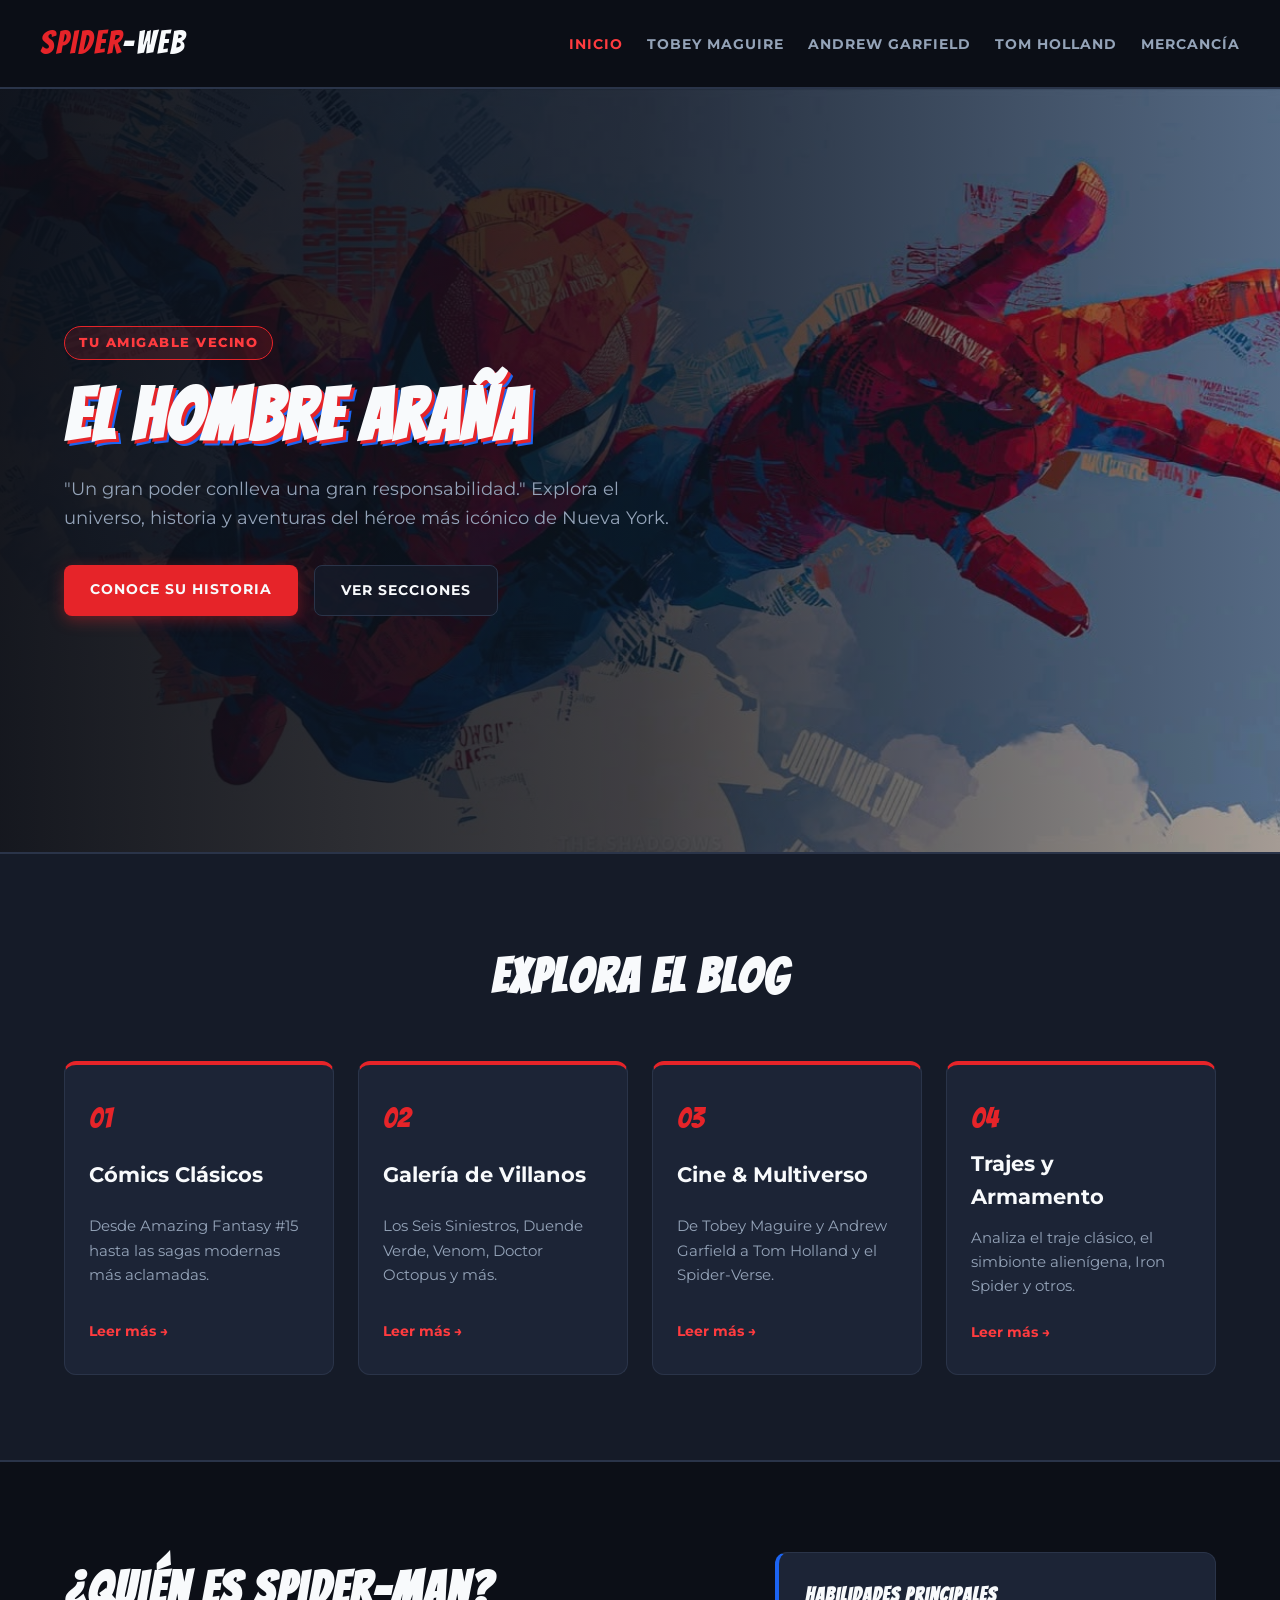
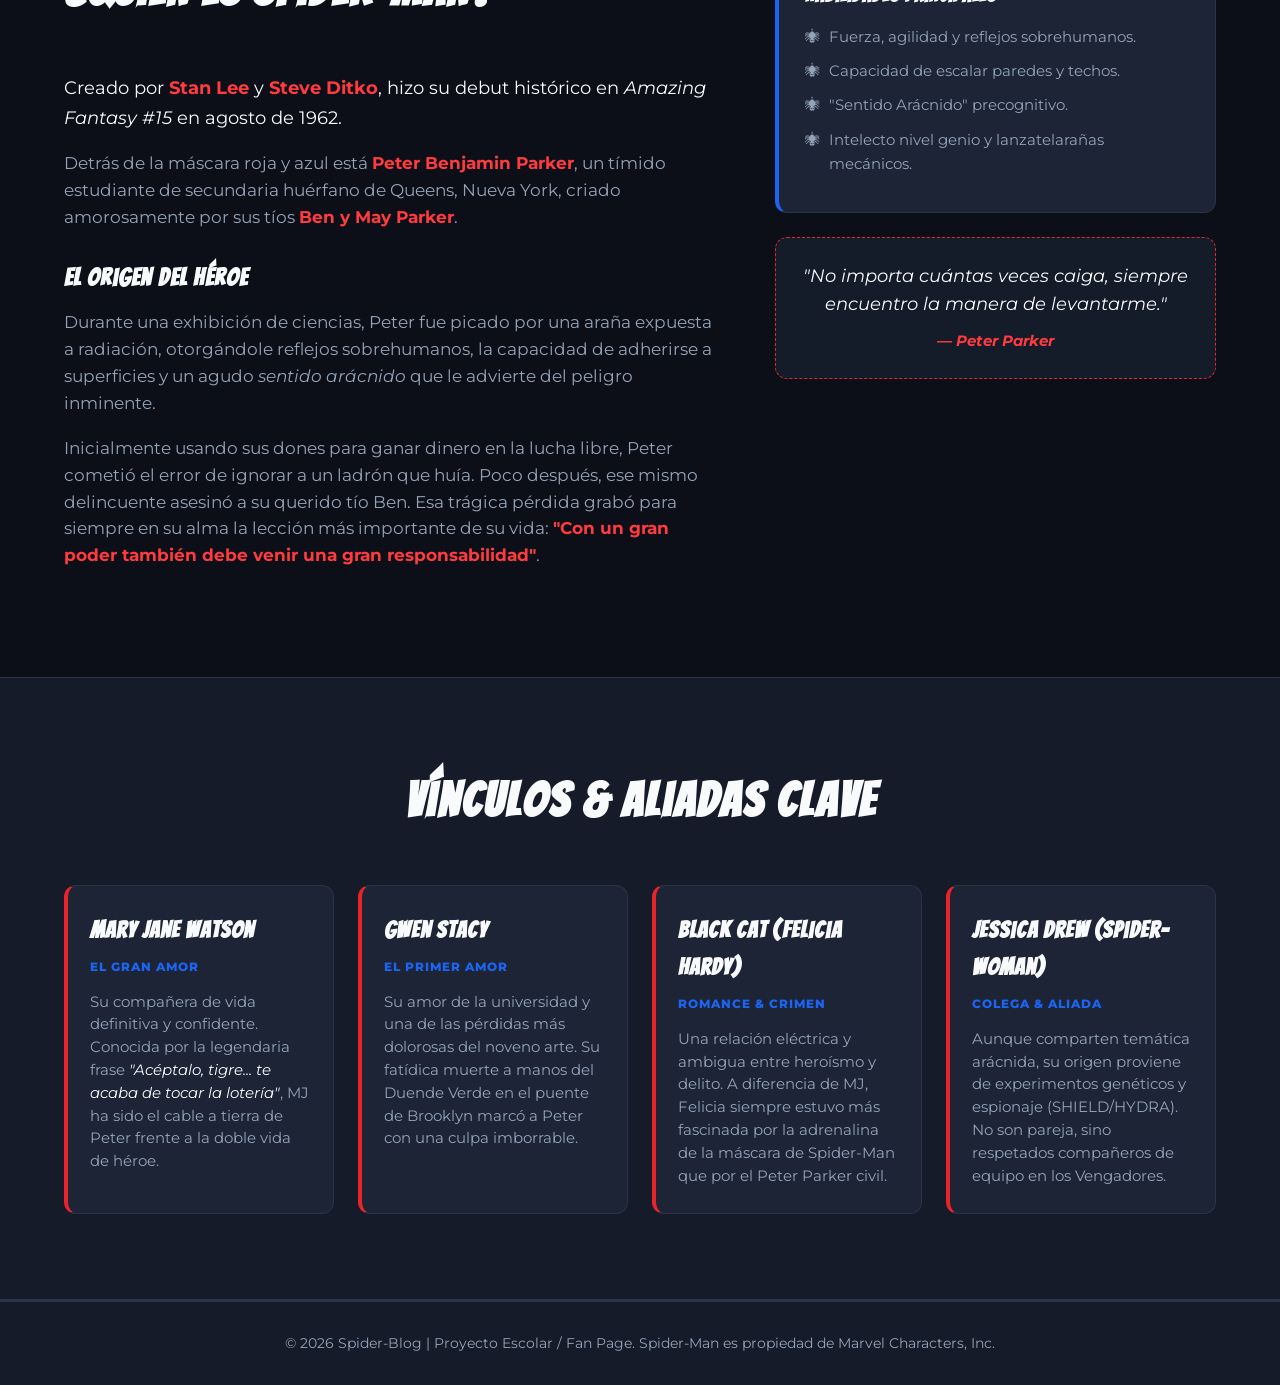
<file: index.html>
<!DOCTYPE html>
<html lang="es">
<head>
  <meta charset="UTF-8">
  <meta name="viewport" content="width=device-width, initial-scale=1.0">
  <title>El Rincón Arácnido | Home</title>
  <!-- Fuentes modernas de Google Fonts -->
  <link rel="preconnect" href="https://fonts.googleapis.com">
  <link rel="preconnect" href="https://fonts.gstatic.com" crossorigin>
  <link href="https://fonts.googleapis.com/css2?family=Bangers&family=Montserrat:wght@400;600;800&display=swap" rel="stylesheet">
  <link rel="stylesheet" href="spider.css">
</head>
<body>

  <!-- Barra de Navegación -->
  <header class="navbar">
    <div class="logo">
      <span class="spidey-text">SPIDER</span>-WEB
    </div>
    <nav>
      <!-- Barra de navegación fija -->
<ul class="nav-links">
  <li><a href="index.html" class="active">Inicio</a></li>
  <li><a href="tobey-maguire.html">Tobey Maguire</a></li>
  <li><a href="andrew-garfield.html">Andrew Garfield</a></li>
  <li><a href="tom-holland.html">Tom Holland</a></li>
  <li><a href="mercancia.html">Mercancía</a></li>
</ul>
    </nav>
  </header>

 <!-- Sección Hero como Portada Completa -->
  <section class="hero" id="inicio">
    <div class="hero-overlay"></div>
    <div class="container hero-container">
      <div class="hero-content">
        <span class="tag">Tu Amigable Vecino</span>
        <h1 class="hero-title">EL HOMBRE ARAÑA</h1>
        <p class="hero-subtitle">
          "Un gran poder conlleva una gran responsabilidad." Explora el universo, historia y aventuras del héroe más icónico de Nueva York.
        </p>
        <div class="hero-buttons">
          <a href="#historia" class="btn btn-primary">Conoce su Historia</a>
          <a href="#explorar" class="btn btn-secondary">Ver Secciones</a>
        </div>
      </div>
    </div>
  </section>

  <!-- Navegación a las 4 páginas clave -->
  <section class="quick-nav-section" id="explorar">
    <div class="container">
      <h2 class="section-title">Explora el Blog</h2>
      <div class="cards-grid">
        <!-- Página 1 -->
        <a href="comics.html" class="nav-card">
          <div class="card-tag">01</div>
          <h3>Cómics Clásicos</h3>
          <p>Desde Amazing Fantasy #15 hasta las sagas modernas más aclamadas.</p>
          <span class="card-link">Leer más &rarr;</span>
        </a>

        <!-- Página 2 -->
        <a href="villanos.html" class="nav-card">
          <div class="card-tag">02</div>
          <h3>Galería de Villanos</h3>
          <p>Los Seis Siniestros, Duende Verde, Venom, Doctor Octopus y más.</p>
          <span class="card-link">Leer más &rarr;</span>
        </a>

        <!-- Página 3 -->
        <a href="peliculas.html" class="nav-card">
          <div class="card-tag">03</div>
          <h3>Cine & Multiverso</h3>
          <p>De Tobey Maguire y Andrew Garfield a Tom Holland y el Spider-Verse.</p>
          <span class="card-link">Leer más &rarr;</span>
        </a>

        <!-- Página 4 -->
        <a href="trajes.html" class="nav-card">
          <div class="card-tag">04</div>
          <h3>Trajes y Armamento</h3>
          <p>Analiza el traje clásico, el simbionte alienígena, Iron Spider y otros.</p>
          <span class="card-link">Leer más &rarr;</span>
        </a>
      </div>
    </div>
  </section>

  <!-- Sección de Historia y Origen -->
  <section class="about-section" id="historia">
    <div class="container">
      <div class="about-grid">
        <div class="about-text">
          <h2 class="section-title text-left">¿Quién es Spider-Man?</h2>
          <p class="highlight">
            Creado por <strong>Stan Lee</strong> y <strong>Steve Ditko</strong>, hizo su debut histórico en <em>Amazing Fantasy #15</em> en agosto de 1962.
          </p>
          <p>
            Detrás de la máscara roja y azul está <strong>Peter Benjamin Parker</strong>, un tímido estudiante de secundaria huérfano de Queens, Nueva York, criado amorosamente por sus tíos <strong>Ben y May Parker</strong>.
          </p>
          <h3>El Origen del Héroe</h3>
          <p>
            Durante una exhibición de ciencias, Peter fue picado por una araña expuesta a radiación, otorgándole reflejos sobrehumanos, la capacidad de adherirse a superficies y un agudo <em>sentido arácnido</em> que le advierte del peligro inminente.
          </p>
          <p>
            Inicialmente usando sus dones para ganar dinero en la lucha libre, Peter cometió el error de ignorar a un ladrón que huía. Poco después, ese mismo delincuente asesinó a su querido tío Ben. Esa trágica pérdida grabó para siempre en su alma la lección más importante de su vida: <strong>"Con un gran poder también debe venir una gran responsabilidad"</strong>.
          </p>
        </div>
        
        <div class="about-stats">
          <div class="stat-card">
            <h4>Habilidades Principales</h4>
            <ul>
              <li>Fuerza, agilidad y reflejos sobrehumanos.</li>
              <li>Capacidad de escalar paredes y techos.</li>
              <li>"Sentido Arácnido" precognitivo.</li>
              <li>Intelecto nivel genio y lanzatelarañas mecánicos.</li>
            </ul>
          </div>
          <div class="quote-card">
            <blockquote>
              "No importa cuántas veces caiga, siempre encuentro la manera de levantarme."
            </blockquote>
            <cite>— Peter Parker</cite>
          </div>
        </div>
      </div>
    </div>
  </section>
  <!-- Sección: Relaciones y Aliadas Clave -->
  <section class="relations-section">
    <div class="container">
      <h2 class="section-title">Vínculos & Aliadas Clave</h2>
      <div class="relations-grid">
        
        <!-- Mary Jane Watson -->
        <div class="relation-card">
          <div class="relation-header">
            <h3>Mary Jane Watson</h3>
            <span class="relation-role">El Gran Amor</span>
          </div>
          <p>
            Su compañera de vida definitiva y confidente. Conocida por la legendaria frase <em>"Acéptalo, tigre... te acaba de tocar la lotería"</em>, MJ ha sido el cable a tierra de Peter frente a la doble vida de héroe.
          </p>
        </div>

        <!-- Gwen Stacy -->
        <div class="relation-card">
          <div class="relation-header">
            <h3>Gwen Stacy</h3>
            <span class="relation-role">El Primer Amor</span>
          </div>
          <p>
            Su amor de la universidad y una de las pérdidas más dolorosas del noveno arte. Su fatídica muerte a manos del Duende Verde en el puente de Brooklyn marcó a Peter con una culpa imborrable.
          </p>
        </div>

        <!-- Felicia Hardy (Black Cat) -->
        <div class="relation-card">
          <div class="relation-header">
            <h3>Black Cat (Felicia Hardy)</h3>
            <span class="relation-role">Romance & Crimen</span>
          </div>
          <p>
            Una relación eléctrica y ambigua entre heroísmo y delito. A diferencia de MJ, Felicia siempre estuvo más fascinada por la adrenalina de la máscara de Spider-Man que por el Peter Parker civil.
          </p>
        </div>

        <!-- Jessica Drew -->
        <div class="relation-card">
          <div class="relation-header">
            <h3>Jessica Drew (Spider-Woman)</h3>
            <span class="relation-role">Colega & Aliada</span>
          </div>
          <p>
            Aunque comparten temática arácnida, su origen proviene de experimentos genéticos y espionaje (SHIELD/HYDRA). No son pareja, sino respetados compañeros de equipo en los Vengadores.
          </p>
        </div>

      </div>
    </div>
  </section>

  <!-- Footer -->
  <footer class="footer">
    <p>&copy; 2026 Spider-Blog | Proyecto Escolar / Fan Page. Spider-Man es propiedad de Marvel Characters, Inc.</p>
  </footer>

</body>
</html>
</file>
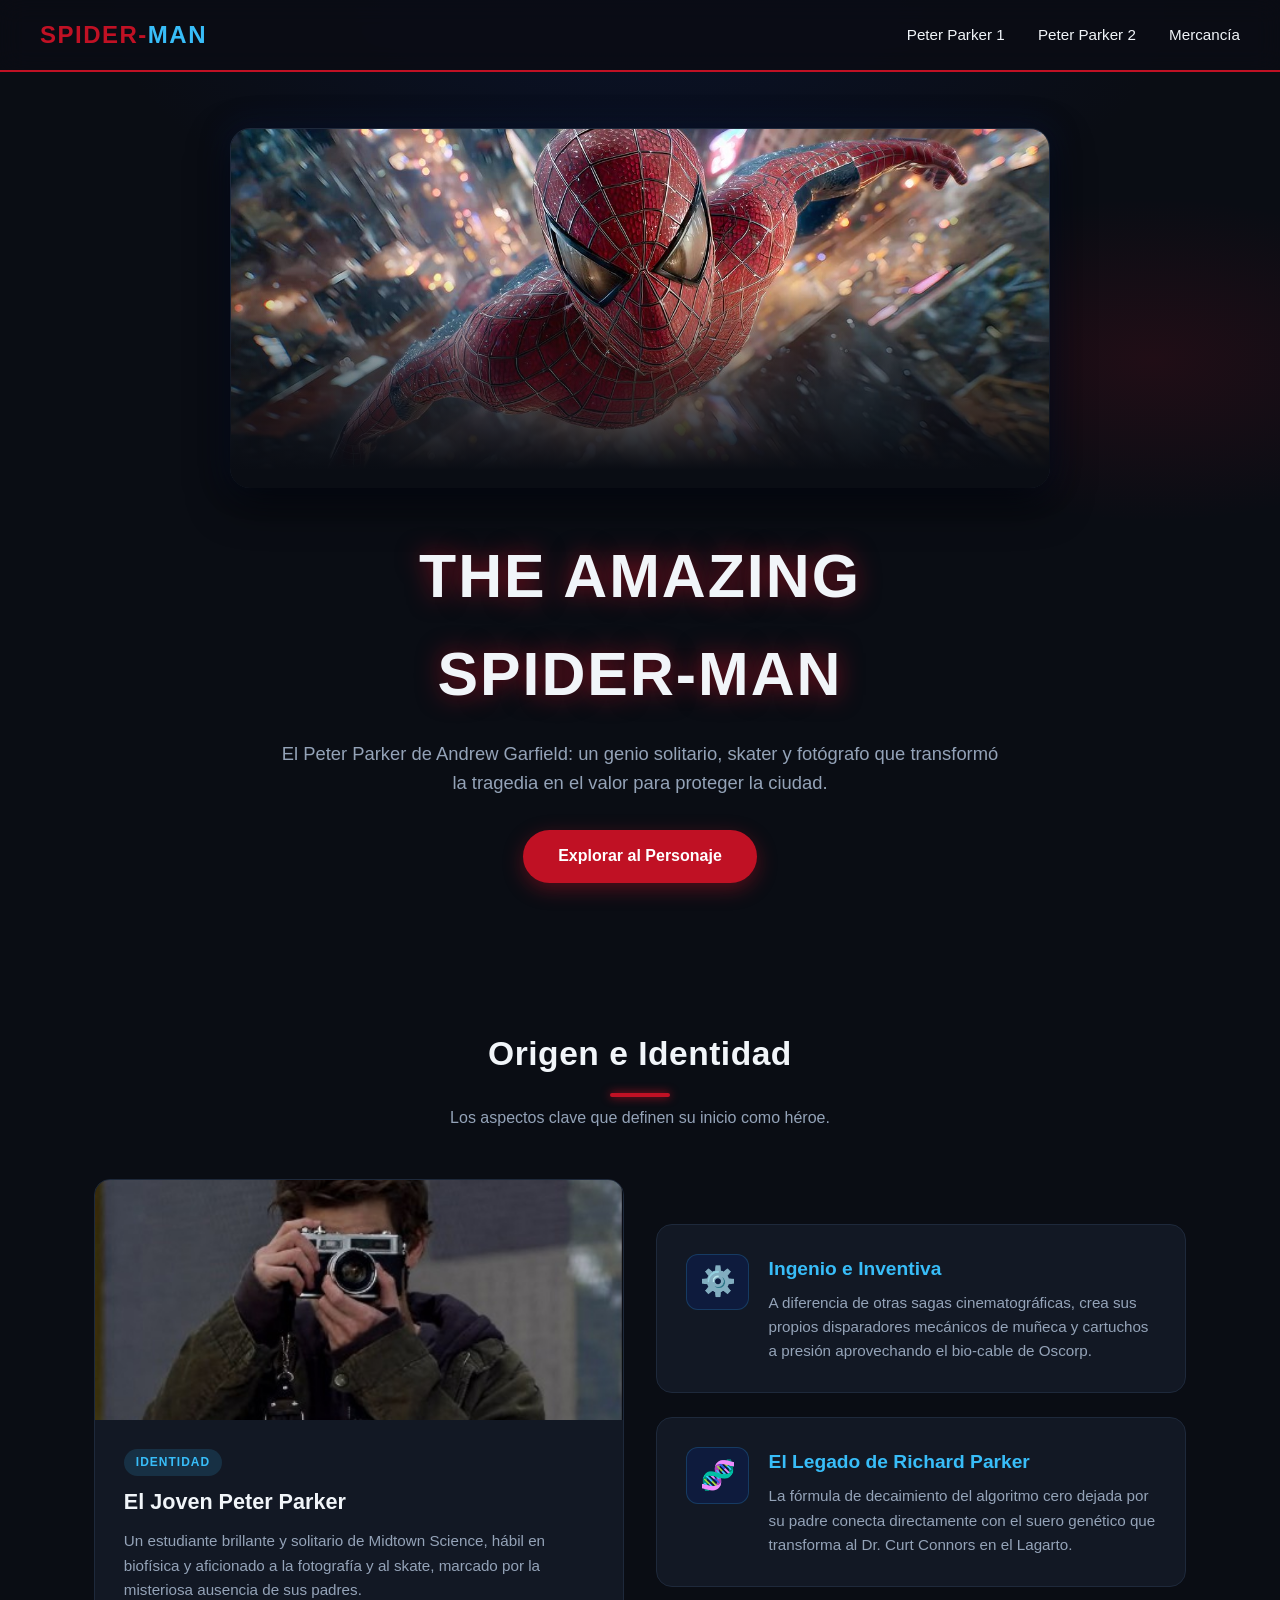
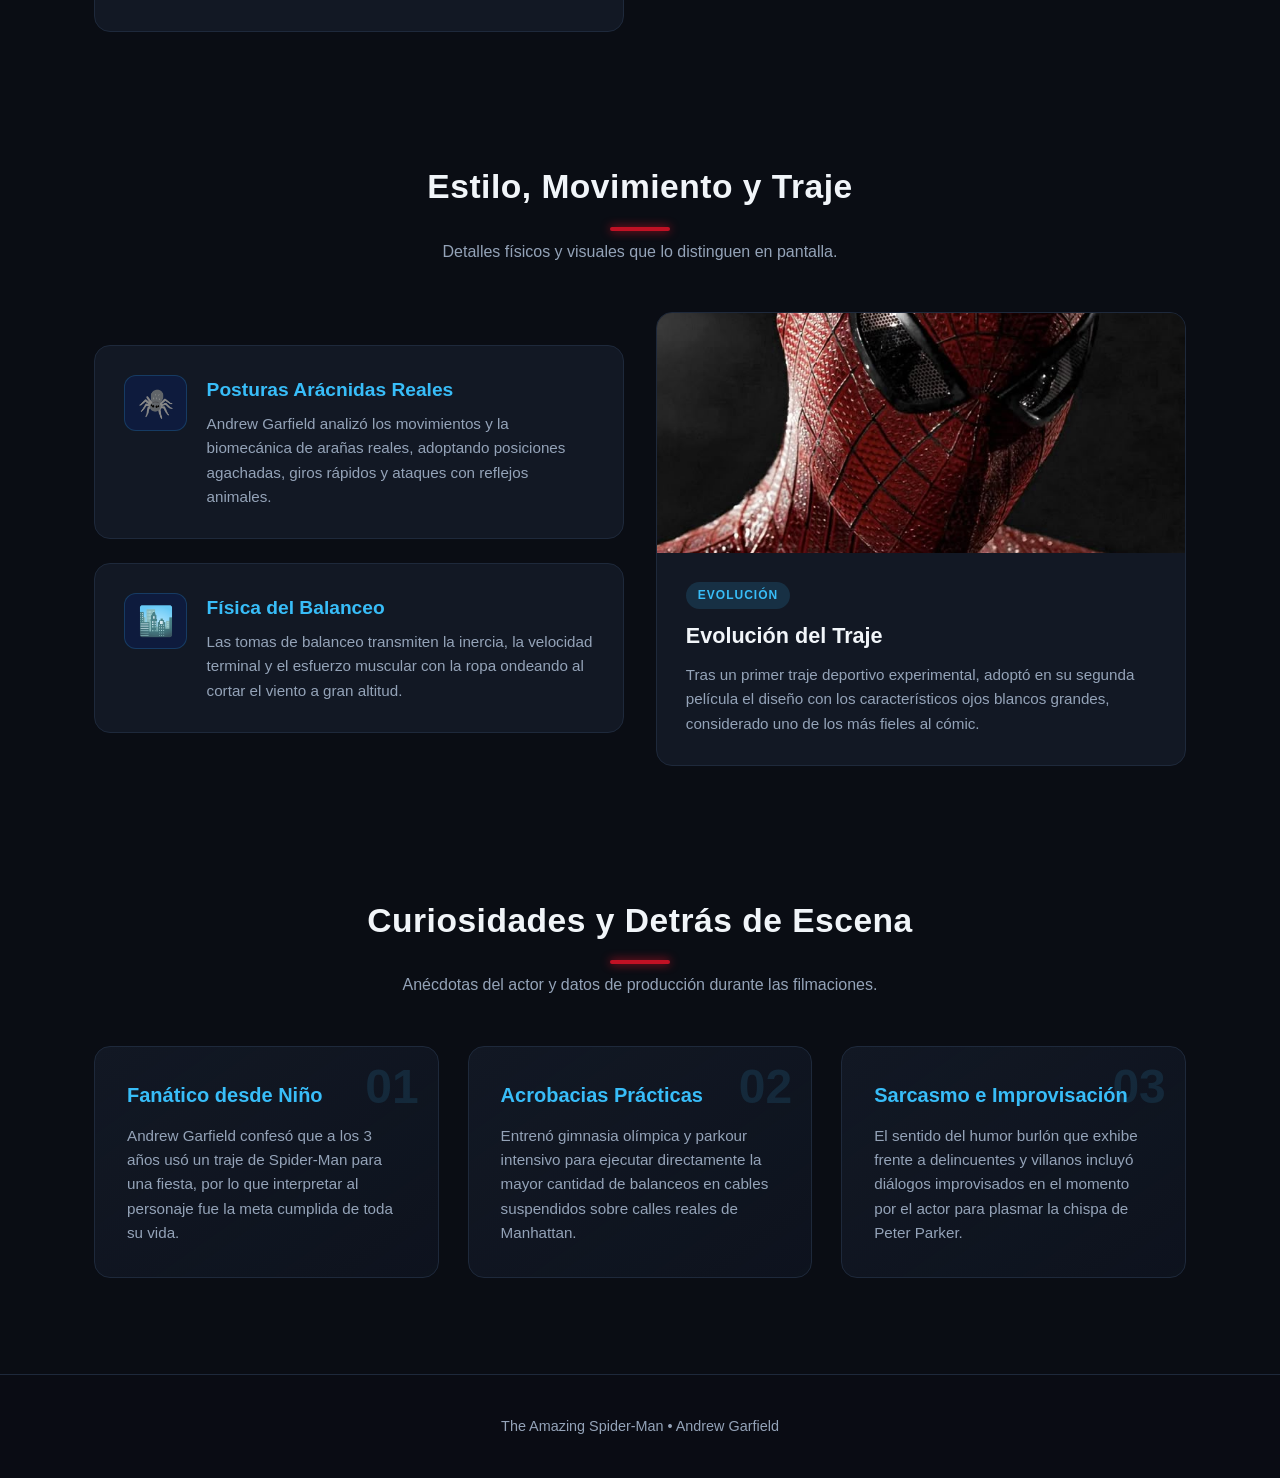
<file: andrew-garfield.html>
<!DOCTYPE html>
<html lang="es">
<head>
    <meta charset="UTF-8">
    <meta name="viewport" content="width=device-width, initial-scale=1.0">
    <title>The Amazing Spider-Man | Andrew Garfield</title>
    <link rel="stylesheet" href="andrew-garfield.css">
</head>
<body>

    <header>
        <a href="index.html" class="logo">SPIDER-<span>MAN</span></a>
        <nav>
            <a href="./tom-holland.html">Peter Parker 1</a>
            <a href="./tobey-maguire.html">Peter Parker 2</a>
            <a href="./mercancia.html">Mercancía</a>
        </nav>
    </header>

    <!-- Banner Principal (Foto 1) -->
    <section class="hero">
        <div class="hero-image-wrapper">
            <img src="sp1.jpg" alt="Andrew Garfield como Spider-Man balanceándose en Nueva York" class="hero-banner">
            <div class="hero-overlay"></div>
        </div>
        <div class="hero-content">
            <h1>The Amazing Spider-Man</h1>
            <p>El Peter Parker de Andrew Garfield: un genio solitario, skater y fotógrafo que transformó la tragedia en el valor para proteger la ciudad.</p>
            <a href="#peter-1" class="btn">Explorar al Personaje</a>
        </div>
    </section>

    <!-- Sección 1: Origen e Identidad (Foto 2 + 2 Tarjetas destacadas) -->
    <section class="container" id="peter-1">
        <h2 class="section-title">Origen e Identidad</h2>
        <p class="section-subtitle">Los aspectos clave que definen su inicio como héroe.</p>
        
        <div class="split-layout">
            <!-- Imagen representativa de la sección -->
            <div class="featured-card">
                <img src="sp2.jpg" alt="Peter Parker con su patineta y cámara fotográfica" class="featured-img">
                <div class="featured-body">
                    <span class="badge">Identidad</span>
                    <h3>El Joven Peter Parker</h3>
                    <p>Un estudiante brillante y solitario de Midtown Science, hábil en biofísica y aficionado a la fotografía y al skate, marcado por la misteriosa ausencia de sus padres.</p>
                </div>
            </div>

            <!-- Tarjetas de contenido sin necesidad de foto -->
            <div class="feature-list">
                <article class="info-card">
                    <div class="card-icon">⚙️</div>
                    <div class="info-card-text">
                        <h3>Ingenio e Inventiva</h3>
                        <p>A diferencia de otras sagas cinematográficas, crea sus propios disparadores mecánicos de muñeca y cartuchos a presión aprovechando el bio-cable de Oscorp.</p>
                    </div>
                </article>

                <article class="info-card">
                    <div class="card-icon">🧬</div>
                    <div class="info-card-text">
                        <h3>El Legado de Richard Parker</h3>
                        <p>La fórmula de decaimiento del algoritmo cero dejada por su padre conecta directamente con el suero genético que transforma al Dr. Curt Connors en el Lagarto.</p>
                    </div>
                </article>
            </div>
        </div>
    </section>

    <!-- Sección 2: Estilo, Traje y Acrobacias (Foto 3 + 2 Tarjetas destacadas) -->
    <section class="container" id="peter-2">
        <h2 class="section-title">Estilo, Movimiento y Traje</h2>
        <p class="section-subtitle">Detalles físicos y visuales que lo distinguen en pantalla.</p>
        
        <div class="split-layout layout-reverse">
            <!-- Imagen representativa del traje/acrobacias -->
            <div class="featured-card">
                <img src="sp3.jpg" alt="Spider-Man con el traje clásico de ojos grandes de TASM 2" class="featured-img">
                <div class="featured-body">
                    <span class="badge">Evolución</span>
                    <h3>Evolución del Traje</h3>
                    <p>Tras un primer traje deportivo experimental, adoptó en su segunda película el diseño con los característicos ojos blancos grandes, considerado uno de los más fieles al cómic.</p>
                </div>
            </div>

            <div class="feature-list">
                <article class="info-card">
                    <div class="card-icon">🕷️</div>
                    <div class="info-card-text">
                        <h3>Posturas Arácnidas Reales</h3>
                        <p>Andrew Garfield analizó los movimientos y la biomecánica de arañas reales, adoptando posiciones agachadas, giros rápidos y ataques con reflejos animales.</p>
                    </div>
                </article>

                <article class="info-card">
                    <div class="card-icon">🏙️</div>
                    <div class="info-card-text">
                        <h3>Física del Balanceo</h3>
                        <p>Las tomas de balanceo transmiten la inercia, la velocidad terminal y el esfuerzo muscular con la ropa ondeando al cortar el viento a gran altitud.</p>
                    </div>
                </article>
            </div>
        </div>
    </section>

    <!-- Sección 3: Curiosidades y Rodaje (Tarjetas tipo Highlights sin necesidad de fotos) -->
    <section class="container" id="mercancia">
        <h2 class="section-title">Curiosidades y Detrás de Escena</h2>
        <p class="section-subtitle">Anécdotas del actor y datos de producción durante las filmaciones.</p>
        
        <div class="highlights-grid">
            <div class="highlight-card">
                <div class="highlight-number">01</div>
                <h3>Fanático desde Niño</h3>
                <p>Andrew Garfield confesó que a los 3 años usó un traje de Spider-Man para una fiesta, por lo que interpretar al personaje fue la meta cumplida de toda su vida.</p>
            </div>

            <div class="highlight-card">
                <div class="highlight-number">02</div>
                <h3>Acrobacias Prácticas</h3>
                <p>Entrenó gimnasia olímpica y parkour intensivo para ejecutar directamente la mayor cantidad de balanceos en cables suspendidos sobre calles reales de Manhattan.</p>
            </div>

            <div class="highlight-card">
                <div class="highlight-number">03</div>
                <h3>Sarcasmo e Improvisación</h3>
                <p>El sentido del humor burlón que exhibe frente a delincuentes y villanos incluyó diálogos improvisados en el momento por el actor para plasmar la chispa de Peter Parker.</p>
            </div>
        </div>
    </section>

    <footer>
        <p>The Amazing Spider-Man &bull; Andrew Garfield</p>
    </footer>

</body>
</html>
</file>
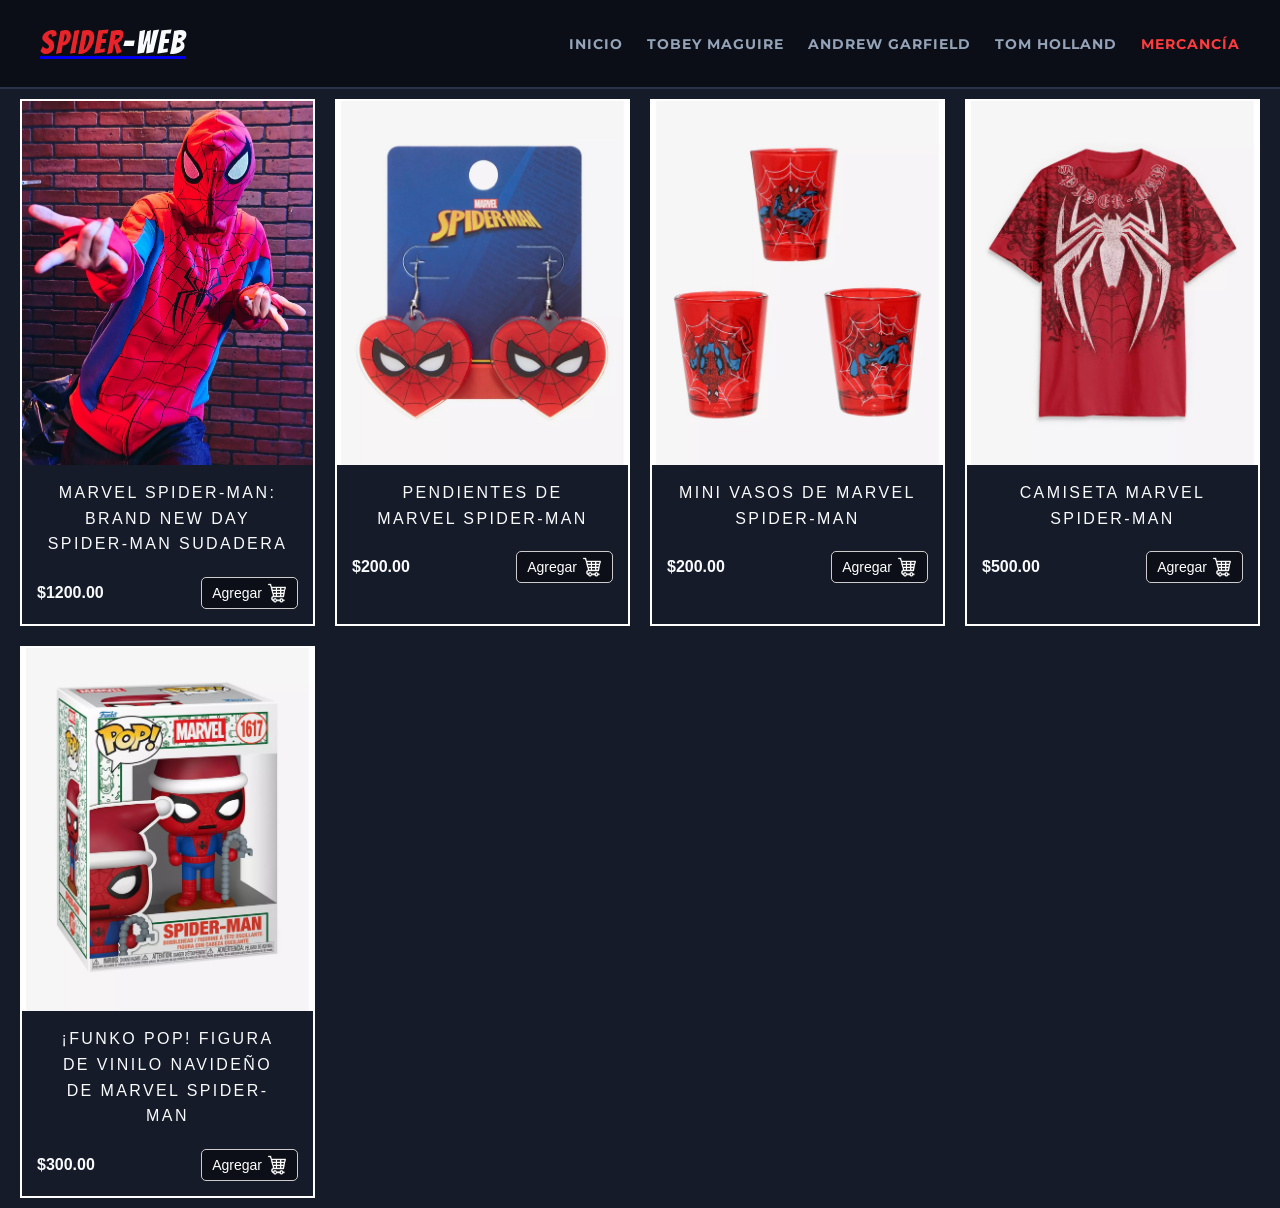
<file: mercancia.html>
<!DOCTYPE html>
<html lang="es">
<head>
    <meta charset="UTF-8">
    <meta name="viewport" content="width=device-width, initial-scale=1.0">
    <title>Mercancia</title>
    <link rel="stylesheet" type="text/css" href="css/mercancia.css">
    <link rel="stylesheet" href="spider.css">
    <link rel="preconnect" href="https://fonts.googleapis.com">
    <link rel="preconnect" href="https://fonts.gstatic.com" crossorigin>
    <link href="https://fonts.googleapis.com/css2?family=Bangers&family=Montserrat:wght@400;600;800&display=swap" rel="stylesheet">
    <link rel="stylesheet" href="https://cdnjs.cloudflare.com/ajax/libs/font-awesome/6.5.2/css/all.min.css">

</head>
<body>
    
    <!-- Barra de Navegación -->
     <header class="navbar">
         <a href="./index.html">
        <div class="logo">
            <span class="spidey-text">SPIDER</span>-WEB
        </div>
        </a>
        <nav>
            <ul class="nav-links">
                <li><a href="index.html">Inicio</a></li>
                <li><a href="tobey-maguire.html">Tobey Maguire</a></li>
                <li><a href="andrew-garfield.html">Andrew Garfield</a></li>
                <li><a href="tom-holland.html">Tom Holland</a></li>
                <li><a href="mercancia.html" class="active">Mercancía</a></li>
            </ul>
        </nav>
    </header>
    
    
    <div class="Productos-grid">

        <div class="grid-item">
                <div class="grid-imagen">
                    <img src="img/1.jpg">
                </div>
                <figcaption>
                    <p class="Nombre_Producto">Marvel Spider-Man: Brand New Day Spider-Man sudadera</p>
                    <div class="precio-container">
                        <h3 class="precio">$1200.00</h3>
                    <button class="agregar-btn">Agregar<img src="img/Carrito.png" alt="Agregar"></button>
                </figcaption>
        </div>

        <div class="grid-item">
                <div class="grid-imagen">
                    <img src="img/2.webp">
                </div>
                <figcaption>
                    <p class="Nombre_Producto">Pendientes de Marvel Spider-Man</p>
                    <div class="precio-container">
                        <h3 class="precio">$200.00</h3>
                    <button class="agregar-btn">Agregar<img src="img/Carrito.png" alt="Agregar"></button>
                </figcaption>
        </div>

        <div class="grid-item">
                <div class="grid-imagen">
                    <img src="img/3.webp">
                </div>
                <figcaption>
                    <p class="Nombre_Producto">Mini vasos de Marvel Spider-Man</p>
                    <div class="precio-container">
                        <h3 class="precio">$200.00</h3>
                    <button class="agregar-btn">Agregar<img src="img/Carrito.png" alt="Agregar"></button>
                </figcaption>
        </div>

        <div class="grid-item">
                <div class="grid-imagen">
                    <img src="img/4.webp">
                </div>
                <figcaption>
                    <p class="Nombre_Producto">Camiseta Marvel Spider-Man </p>
                    <div class="precio-container">
                        <h3 class="precio">$500.00</h3>
                    <button class="agregar-btn">Agregar<img src="img/Carrito.png" alt="Agregar"></button>
                </figcaption>
        </div>

        <div class="grid-item">
                <div class="grid-imagen">
                    <img src="img/5.webp">
                </div>
                <figcaption>
                    <p class="Nombre_Producto">¡Funko Pop! Figura de vinilo navideño de Marvel Spider-Man</p>
                    <div class="precio-container">
                        <h3 class="precio">$300.00</h3>
                    <button class="agregar-btn">Agregar<img src="img/Carrito.png" alt="Agregar"></button>
                </figcaption>
        </div>

    </div>
</div>

</body>
</html>
</file>
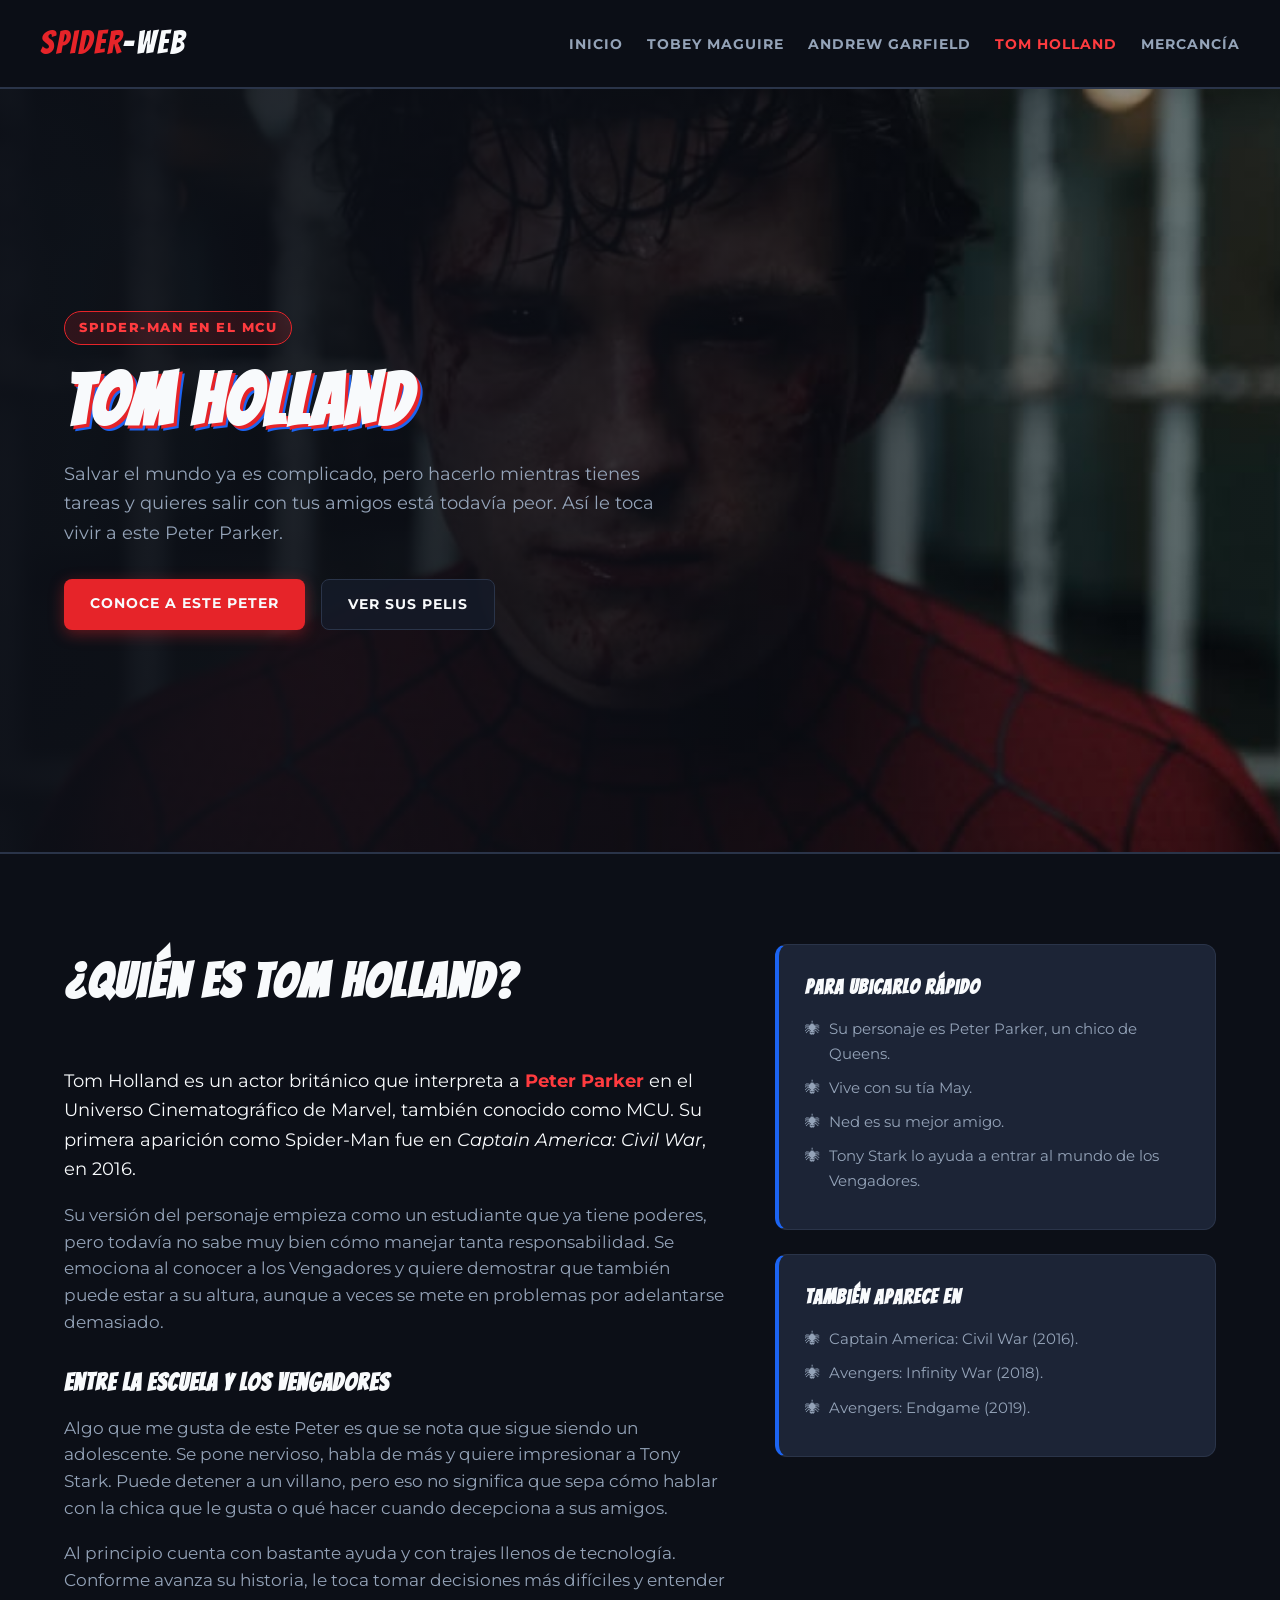
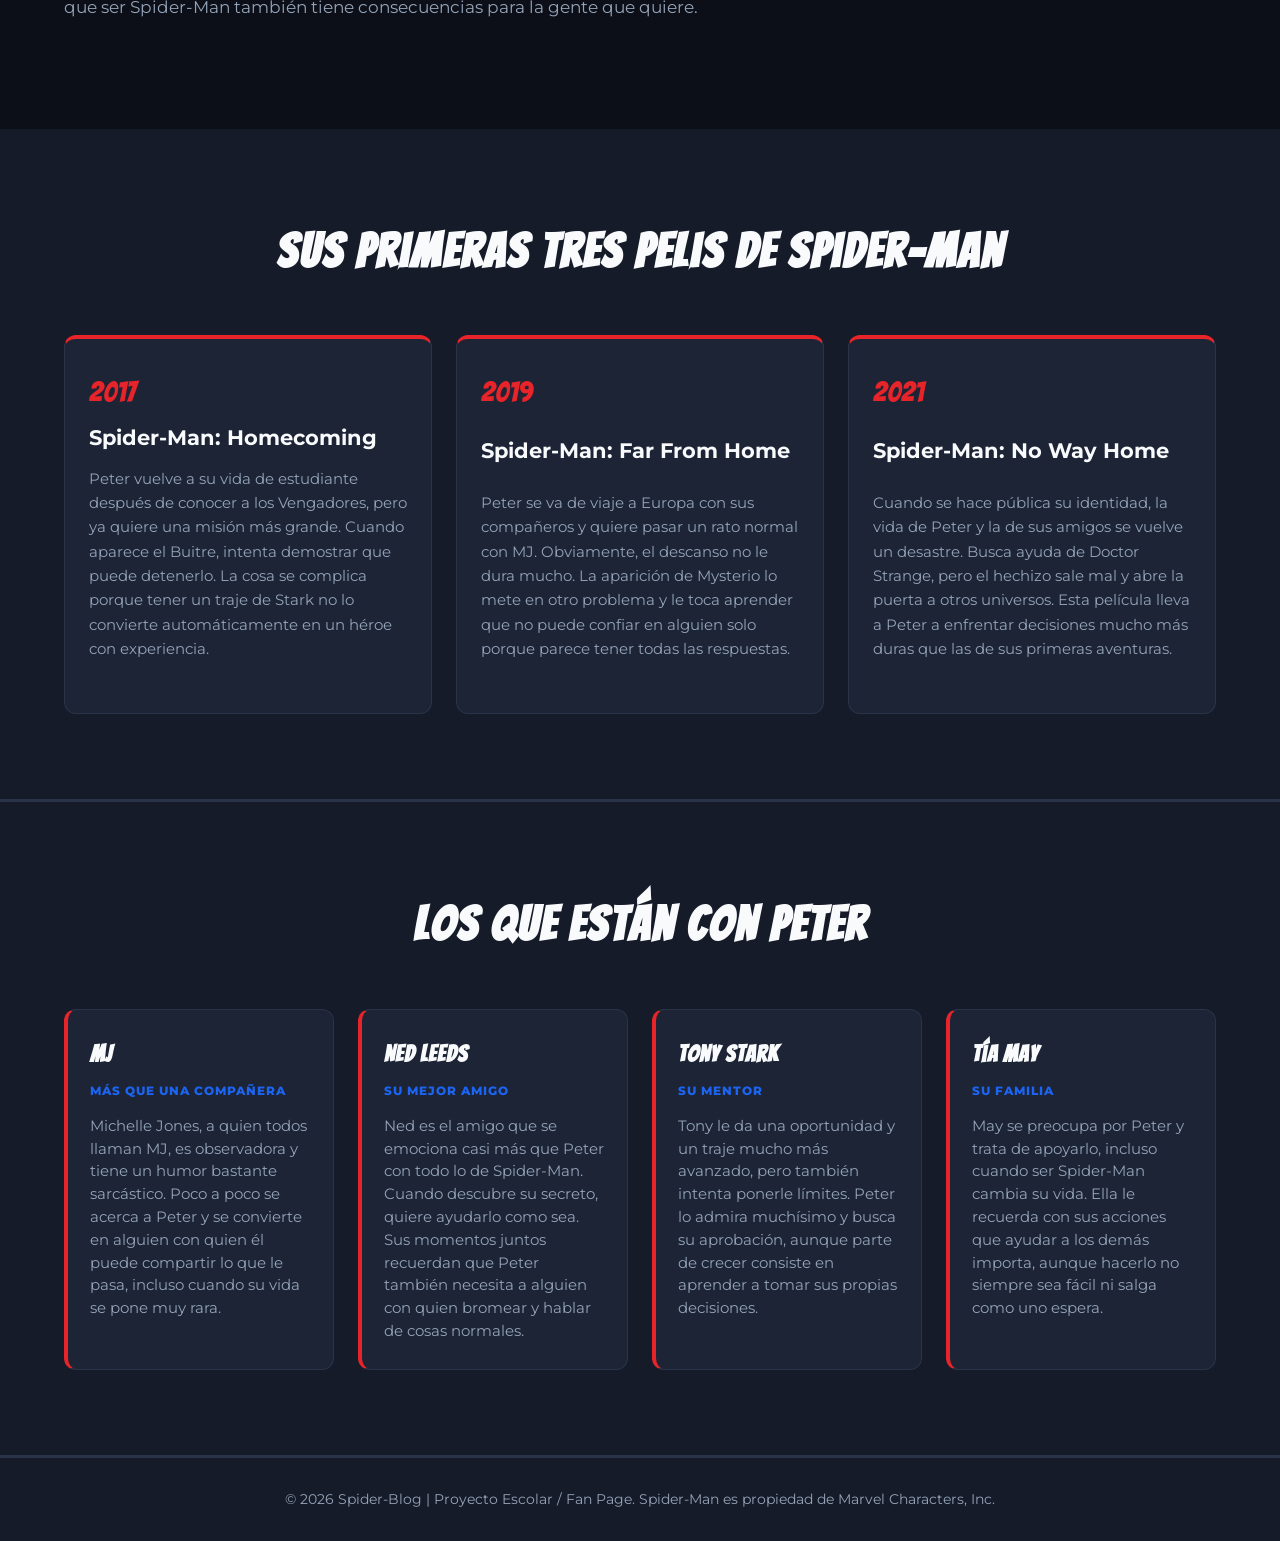
<file: tom-holland.html>
<!DOCTYPE html>
<html lang="es">
<head>
  <meta charset="UTF-8">
  <meta name="viewport" content="width=device-width, initial-scale=1.0">
  <title>El Rincón Arácnido | Tom Holland</title>
  <link rel="preconnect" href="https://fonts.googleapis.com">
  <link rel="preconnect" href="https://fonts.gstatic.com" crossorigin>
  <link href="https://fonts.googleapis.com/css2?family=Bangers&family=Montserrat:wght@400;600;800&display=swap" rel="stylesheet">
  <link rel="stylesheet" href="tom-holland.css">
</head>
<body class="pagina-tom">

  <!-- El mismo menú que en el inicio -->
  <header class="navbar">
    <div class="logo">
      <span class="spidey-text">SPIDER</span>-WEB
    </div>
    <nav>
      <ul class="nav-links">
        <li><a href="index.html">Inicio</a></li>
        <li><a href="tobey-maguire.html">Tobey Maguire</a></li>
        <li><a href="andrew-garfield.html">Andrew Garfield</a></li>
        <li><a href="tom-holland.html" class="active" aria-current="page">Tom Holland</a></li>
        <li><a href="mercancia.html">Mercancía</a></li>
      </ul>
    </nav>
  </header>

  <main>
    <!-- Portada -->
    <section class="hero" id="inicio">
      <div class="hero-overlay"></div>
      <div class="container hero-container">
        <div class="hero-content">
          <span class="tag">Spider-Man en el MCU</span>
          <h1 class="hero-title">TOM HOLLAND</h1>
          <p class="hero-subtitle">
            Salvar el mundo ya es complicado, pero hacerlo mientras tienes tareas y quieres salir con tus amigos está todavía peor. Así le toca vivir a este Peter Parker.
          </p>
          <div class="hero-buttons">
            <a href="#historia" class="btn btn-primary">Conoce a este Peter</a>
            <a href="#peliculas" class="btn btn-secondary">Ver sus pelis</a>
          </div>
        </div>
      </div>
    </section>

    <!-- Un poco sobre Tom y su personaje -->
    <section class="about-section" id="historia">
      <div class="container">
        <div class="about-grid">
          <div class="about-text">
            <h2 class="section-title text-left">¿Quién es Tom Holland?</h2>
            <p class="highlight">
              Tom Holland es un actor británico que interpreta a <strong>Peter Parker</strong> en el Universo Cinematográfico de Marvel, también conocido como MCU. Su primera aparición como Spider-Man fue en <em>Captain America: Civil War</em>, en 2016.
            </p>
            <p>
              Su versión del personaje empieza como un estudiante que ya tiene poderes, pero todavía no sabe muy bien cómo manejar tanta responsabilidad. Se emociona al conocer a los Vengadores y quiere demostrar que también puede estar a su altura, aunque a veces se mete en problemas por adelantarse demasiado.
            </p>
            <h3>Entre la escuela y los Vengadores</h3>
            <p>
              Algo que me gusta de este Peter es que se nota que sigue siendo un adolescente. Se pone nervioso, habla de más y quiere impresionar a Tony Stark. Puede detener a un villano, pero eso no significa que sepa cómo hablar con la chica que le gusta o qué hacer cuando decepciona a sus amigos.
            </p>
            <p>
              Al principio cuenta con bastante ayuda y con trajes llenos de tecnología. Conforme avanza su historia, le toca tomar decisiones más difíciles y entender que ser Spider-Man también tiene consecuencias para la gente que quiere.
            </p>
          </div>

          <div class="about-stats">
            <div class="stat-card">
              <h4>Para ubicarlo rápido</h4>
              <ul>
                <li>Su personaje es Peter Parker, un chico de Queens.</li>
                <li>Vive con su tía May.</li>
                <li>Ned es su mejor amigo.</li>
                <li>Tony Stark lo ayuda a entrar al mundo de los Vengadores.</li>
              </ul>
            </div>
            <div class="stat-card">
              <h4>También aparece en</h4>
              <ul>
                <li>Captain America: Civil War (2016).</li>
                <li>Avengers: Infinity War (2018).</li>
                <li>Avengers: Endgame (2019).</li>
              </ul>
            </div>
          </div>
        </div>
      </div>
    </section>

    <!-- Sus primeras tres películas como protagonista -->
    <section class="quick-nav-section" id="peliculas">
      <div class="container">
        <h2 class="section-title">Sus primeras tres pelis de Spider-Man</h2>
        <div class="cards-grid">
          <div class="nav-card">
            <div class="card-tag">2017</div>
            <h3>Spider-Man: Homecoming</h3>
            <p>
              Peter vuelve a su vida de estudiante después de conocer a los Vengadores, pero ya quiere una misión más grande. Cuando aparece el Buitre, intenta demostrar que puede detenerlo. La cosa se complica porque tener un traje de Stark no lo convierte automáticamente en un héroe con experiencia.
            </p>
          </div>

          <div class="nav-card">
            <div class="card-tag">2019</div>
            <h3>Spider-Man: Far From Home</h3>
            <p>
              Peter se va de viaje a Europa con sus compañeros y quiere pasar un rato normal con MJ. Obviamente, el descanso no le dura mucho. La aparición de Mysterio lo mete en otro problema y le toca aprender que no puede confiar en alguien solo porque parece tener todas las respuestas.
            </p>
          </div>

          <div class="nav-card">
            <div class="card-tag">2021</div>
            <h3>Spider-Man: No Way Home</h3>
            <p>
              Cuando se hace pública su identidad, la vida de Peter y la de sus amigos se vuelve un desastre. Busca ayuda de Doctor Strange, pero el hechizo sale mal y abre la puerta a otros universos. Esta película lleva a Peter a enfrentar decisiones mucho más duras que las de sus primeras aventuras.
            </p>
          </div>
        </div>
      </div>
    </section>

    <!-- La gente que lo acompaña -->
    <section class="relations-section" id="personajes">
      <div class="container">
        <h2 class="section-title">Los que están con Peter</h2>
        <div class="relations-grid">
          <div class="relation-card">
            <div class="relation-header">
              <h3>MJ</h3>
              <span class="relation-role">Más que una compañera</span>
            </div>
            <p>
              Michelle Jones, a quien todos llaman MJ, es observadora y tiene un humor bastante sarcástico. Poco a poco se acerca a Peter y se convierte en alguien con quien él puede compartir lo que le pasa, incluso cuando su vida se pone muy rara.
            </p>
          </div>

          <div class="relation-card">
            <div class="relation-header">
              <h3>Ned Leeds</h3>
              <span class="relation-role">Su mejor amigo</span>
            </div>
            <p>
              Ned es el amigo que se emociona casi más que Peter con todo lo de Spider-Man. Cuando descubre su secreto, quiere ayudarlo como sea. Sus momentos juntos recuerdan que Peter también necesita a alguien con quien bromear y hablar de cosas normales.
            </p>
          </div>

          <div class="relation-card">
            <div class="relation-header">
              <h3>Tony Stark</h3>
              <span class="relation-role">Su mentor</span>
            </div>
            <p>
              Tony le da una oportunidad y un traje mucho más avanzado, pero también intenta ponerle límites. Peter lo admira muchísimo y busca su aprobación, aunque parte de crecer consiste en aprender a tomar sus propias decisiones.
            </p>
          </div>

          <div class="relation-card">
            <div class="relation-header">
              <h3>Tía May</h3>
              <span class="relation-role">Su familia</span>
            </div>
            <p>
              May se preocupa por Peter y trata de apoyarlo, incluso cuando ser Spider-Man cambia su vida. Ella le recuerda con sus acciones que ayudar a los demás importa, aunque hacerlo no siempre sea fácil ni salga como uno espera.
            </p>
          </div>
        </div>
      </div>
    </section>
  </main>

  <footer class="footer">
    <p>&copy; 2026 Spider-Blog | Proyecto Escolar / Fan Page. Spider-Man es propiedad de Marvel Characters, Inc.</p>
  </footer>

</body>
</html>
</file>
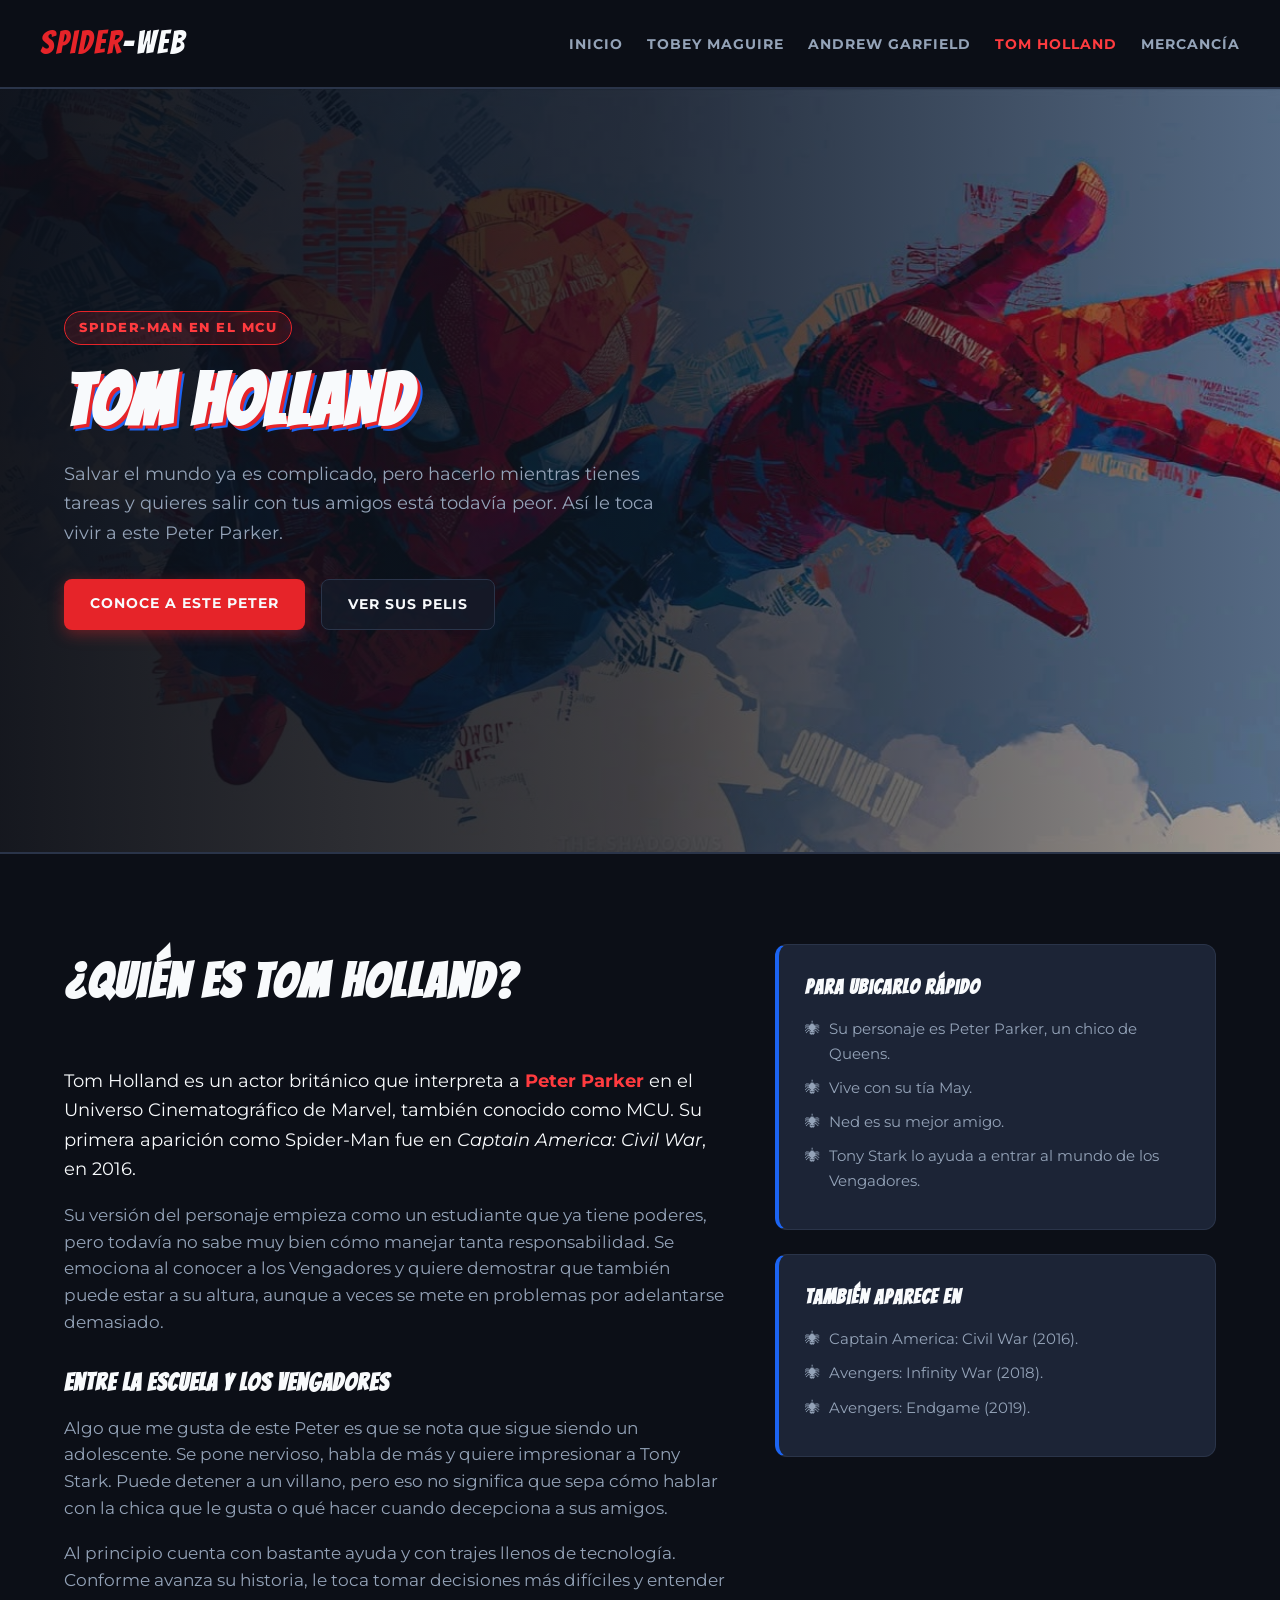
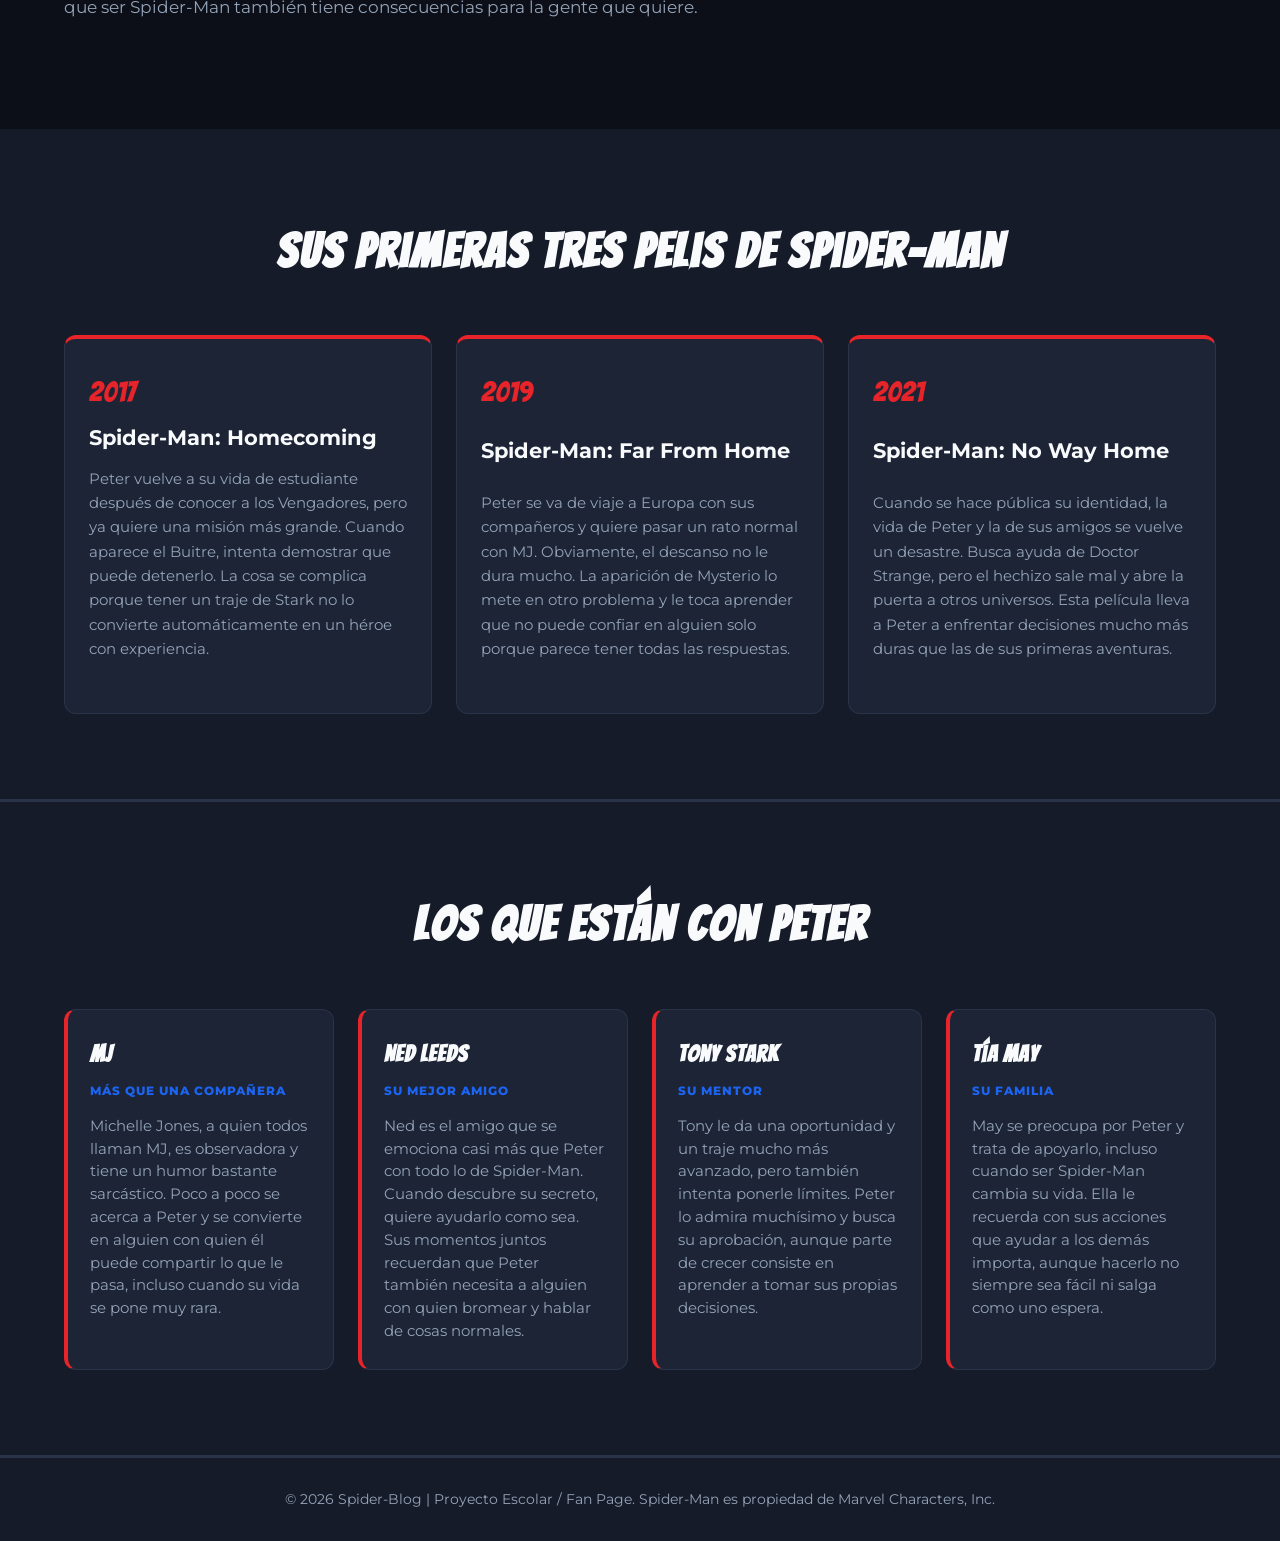
<file: tom.html>
<!DOCTYPE html>
<html lang="es">
<head>
  <meta charset="UTF-8">
  <meta name="viewport" content="width=device-width, initial-scale=1.0">
  <title>El Rincón Arácnido | Tom Holland</title>
  <link rel="preconnect" href="https://fonts.googleapis.com">
  <link rel="preconnect" href="https://fonts.gstatic.com" crossorigin>
  <link href="https://fonts.googleapis.com/css2?family=Bangers&family=Montserrat:wght@400;600;800&display=swap" rel="stylesheet">
  <link rel="stylesheet" href="spider.css">
</head>
<body class="pagina-tom">

  <!-- El mismo menú que en el inicio -->
  <header class="navbar">
    <div class="logo">
      <span class="spidey-text">SPIDER</span>-WEB
    </div>
    <nav>
      <ul class="nav-links">
        <li><a href="index.html">Inicio</a></li>
        <li><a href="tobey-maguire.html">Tobey Maguire</a></li>
        <li><a href="andrew-garfield.html">Andrew Garfield</a></li>
        <li><a href="tom-holland.html" class="active" aria-current="page">Tom Holland</a></li>
        <li><a href="mercancia.html">Mercancía</a></li>
      </ul>
    </nav>
  </header>

  <main>
    <!-- Portada -->
    <section class="hero" id="inicio">
      <div class="hero-overlay"></div>
      <div class="container hero-container">
        <div class="hero-content">
          <span class="tag">Spider-Man en el MCU</span>
          <h1 class="hero-title">TOM HOLLAND</h1>
          <p class="hero-subtitle">
            Salvar el mundo ya es complicado, pero hacerlo mientras tienes tareas y quieres salir con tus amigos está todavía peor. Así le toca vivir a este Peter Parker.
          </p>
          <div class="hero-buttons">
            <a href="#historia" class="btn btn-primary">Conoce a este Peter</a>
            <a href="#peliculas" class="btn btn-secondary">Ver sus pelis</a>
          </div>
        </div>
      </div>
    </section>

    <!-- Un poco sobre Tom y su personaje -->
    <section class="about-section" id="historia">
      <div class="container">
        <div class="about-grid">
          <div class="about-text">
            <h2 class="section-title text-left">¿Quién es Tom Holland?</h2>
            <p class="highlight">
              Tom Holland es un actor británico que interpreta a <strong>Peter Parker</strong> en el Universo Cinematográfico de Marvel, también conocido como MCU. Su primera aparición como Spider-Man fue en <em>Captain America: Civil War</em>, en 2016.
            </p>
            <p>
              Su versión del personaje empieza como un estudiante que ya tiene poderes, pero todavía no sabe muy bien cómo manejar tanta responsabilidad. Se emociona al conocer a los Vengadores y quiere demostrar que también puede estar a su altura, aunque a veces se mete en problemas por adelantarse demasiado.
            </p>
            <h3>Entre la escuela y los Vengadores</h3>
            <p>
              Algo que me gusta de este Peter es que se nota que sigue siendo un adolescente. Se pone nervioso, habla de más y quiere impresionar a Tony Stark. Puede detener a un villano, pero eso no significa que sepa cómo hablar con la chica que le gusta o qué hacer cuando decepciona a sus amigos.
            </p>
            <p>
              Al principio cuenta con bastante ayuda y con trajes llenos de tecnología. Conforme avanza su historia, le toca tomar decisiones más difíciles y entender que ser Spider-Man también tiene consecuencias para la gente que quiere.
            </p>
          </div>

          <div class="about-stats">
            <div class="stat-card">
              <h4>Para ubicarlo rápido</h4>
              <ul>
                <li>Su personaje es Peter Parker, un chico de Queens.</li>
                <li>Vive con su tía May.</li>
                <li>Ned es su mejor amigo.</li>
                <li>Tony Stark lo ayuda a entrar al mundo de los Vengadores.</li>
              </ul>
            </div>
            <div class="stat-card">
              <h4>También aparece en</h4>
              <ul>
                <li>Captain America: Civil War (2016).</li>
                <li>Avengers: Infinity War (2018).</li>
                <li>Avengers: Endgame (2019).</li>
              </ul>
            </div>
          </div>
        </div>
      </div>
    </section>

    <!-- Sus primeras tres películas como protagonista -->
    <section class="quick-nav-section" id="peliculas">
      <div class="container">
        <h2 class="section-title">Sus primeras tres pelis de Spider-Man</h2>
        <div class="cards-grid">
          <div class="nav-card">
            <div class="card-tag">2017</div>
            <h3>Spider-Man: Homecoming</h3>
            <p>
              Peter vuelve a su vida de estudiante después de conocer a los Vengadores, pero ya quiere una misión más grande. Cuando aparece el Buitre, intenta demostrar que puede detenerlo. La cosa se complica porque tener un traje de Stark no lo convierte automáticamente en un héroe con experiencia.
            </p>
          </div>

          <div class="nav-card">
            <div class="card-tag">2019</div>
            <h3>Spider-Man: Far From Home</h3>
            <p>
              Peter se va de viaje a Europa con sus compañeros y quiere pasar un rato normal con MJ. Obviamente, el descanso no le dura mucho. La aparición de Mysterio lo mete en otro problema y le toca aprender que no puede confiar en alguien solo porque parece tener todas las respuestas.
            </p>
          </div>

          <div class="nav-card">
            <div class="card-tag">2021</div>
            <h3>Spider-Man: No Way Home</h3>
            <p>
              Cuando se hace pública su identidad, la vida de Peter y la de sus amigos se vuelve un desastre. Busca ayuda de Doctor Strange, pero el hechizo sale mal y abre la puerta a otros universos. Esta película lleva a Peter a enfrentar decisiones mucho más duras que las de sus primeras aventuras.
            </p>
          </div>
        </div>
      </div>
    </section>

    <!-- La gente que lo acompaña -->
    <section class="relations-section" id="personajes">
      <div class="container">
        <h2 class="section-title">Los que están con Peter</h2>
        <div class="relations-grid">
          <div class="relation-card">
            <div class="relation-header">
              <h3>MJ</h3>
              <span class="relation-role">Más que una compañera</span>
            </div>
            <p>
              Michelle Jones, a quien todos llaman MJ, es observadora y tiene un humor bastante sarcástico. Poco a poco se acerca a Peter y se convierte en alguien con quien él puede compartir lo que le pasa, incluso cuando su vida se pone muy rara.
            </p>
          </div>

          <div class="relation-card">
            <div class="relation-header">
              <h3>Ned Leeds</h3>
              <span class="relation-role">Su mejor amigo</span>
            </div>
            <p>
              Ned es el amigo que se emociona casi más que Peter con todo lo de Spider-Man. Cuando descubre su secreto, quiere ayudarlo como sea. Sus momentos juntos recuerdan que Peter también necesita a alguien con quien bromear y hablar de cosas normales.
            </p>
          </div>

          <div class="relation-card">
            <div class="relation-header">
              <h3>Tony Stark</h3>
              <span class="relation-role">Su mentor</span>
            </div>
            <p>
              Tony le da una oportunidad y un traje mucho más avanzado, pero también intenta ponerle límites. Peter lo admira muchísimo y busca su aprobación, aunque parte de crecer consiste en aprender a tomar sus propias decisiones.
            </p>
          </div>

          <div class="relation-card">
            <div class="relation-header">
              <h3>Tía May</h3>
              <span class="relation-role">Su familia</span>
            </div>
            <p>
              May se preocupa por Peter y trata de apoyarlo, incluso cuando ser Spider-Man cambia su vida. Ella le recuerda con sus acciones que ayudar a los demás importa, aunque hacerlo no siempre sea fácil ni salga como uno espera.
            </p>
          </div>
        </div>
      </div>
    </section>
  </main>

  <footer class="footer">
    <p>&copy; 2026 Spider-Blog | Proyecto Escolar / Fan Page. Spider-Man es propiedad de Marvel Characters, Inc.</p>
  </footer>

</body>
</html>
</file>
<file: spider.css>
/* --- Paleta Spider-Man Optimizada --- */
:root {
  --bg-main: #0c0f17;         /* Fondo oscuro azulado profundo */
  --bg-surface: #151b28;      /* Fondo de tarjetas y secciones secundarias */
  --bg-card: #1c2436;         /* Tarjetas de información */
  
  --spider-red: #e62429;      /* Rojo Marvel principal */
  --spider-red-glow: #ff3b3f; /* Hover y detalles luminosos */
  --spider-blue: #1c64f2;     /* Azul de acento */
  
  --text-main: #f8fafc;       /* Texto principal blanco nítido */
  --text-muted: #94a3b8;      /* Texto secundario y descripciones */
  --border-color: #2a3449;    /* Bordes sutiles y elegantes */
  
  --font-comic: 'Bangers', cursive;
  --font-body: 'Montserrat', sans-serif;
}

* {
  margin: 0;
  padding: 0;
  box-sizing: border-box;
}

html {
  scroll-behavior: smooth;
}

body {
  font-family: var(--font-body);
  background-color: var(--bg-main);
  color: var(--text-main);
  line-height: 1.6;
}

.container {
  max-width: 1200px;
  margin: 0 auto;
  padding: 0 24px;
}

/* --- Navbar --- */
.navbar {
  position: sticky;
  top: 0;
  z-index: 1000;
  display: flex;
  justify-content: space-between;
  align-items: center;
  padding: 18px 40px;
  background-color: rgba(12, 15, 23, 0.94);
  backdrop-filter: blur(12px);
  border-bottom: 2px solid var(--border-color);
}

.logo {
  font-family: var(--font-comic);
  font-size: 2rem;
  letter-spacing: 2px;
  color: var(--text-main);
}

.spidey-text {
  color: var(--spider-red);
}

.nav-links {
  display: flex;
  list-style: none;
  gap: 24px;
}

.nav-links a {
  text-decoration: none;
  color: var(--text-muted);
  font-weight: 700;
  font-size: 0.9rem;
  text-transform: uppercase;
  letter-spacing: 1px;
  transition: color 0.25s ease;
}

.nav-links a:hover,
.nav-links a.active {
  color: var(--spider-red-glow);
}

/* --- Hero Section Horizontal --- */
.hero {
  position: relative;
  min-height: 85vh;
  display: flex;
  align-items: center;
  background-image: url('spider.jpg');
  background-size: cover;
  background-repeat: no-repeat;
  background-position: center 25%;
  border-bottom: 2px solid var(--border-color);
}

.hero-overlay {
  position: absolute;
  top: 0;
  left: 0;
  width: 100%;
  height: 100%;
  background: linear-gradient(
    90deg, 
    rgba(12, 15, 23, 0.96) 0%, 
    rgba(12, 15, 23, 0.78) 50%, 
    rgba(12, 15, 23, 0.35) 100%
  );
  z-index: 1;
}

.hero-container {
  position: relative;
  z-index: 2;
  width: 100%;
}

.hero-content {
  max-width: 620px;
}

.tag {
  display: inline-block;
  background-color: rgba(230, 36, 41, 0.15);
  color: var(--spider-red-glow);
  padding: 6px 14px;
  border-radius: 20px;
  font-size: 0.8rem;
  font-weight: 800;
  text-transform: uppercase;
  letter-spacing: 1.5px;
  margin-bottom: 18px;
  border: 1px solid var(--spider-red);
}

.hero-title {
  font-family: var(--font-comic);
  font-size: 4.5rem;
  line-height: 1.05;
  color: var(--text-main);
  text-shadow: 3px 3px 0 var(--spider-red), 5px 5px 0 var(--spider-blue);
  margin-bottom: 20px;
  letter-spacing: 2px;
}

.hero-subtitle {
  font-size: 1.15rem;
  color: var(--text-muted);
  margin-bottom: 32px;
}

.hero-buttons {
  display: flex;
  gap: 16px;
  flex-wrap: wrap;
}

.btn {
  text-decoration: none;
  padding: 13px 26px;
  font-weight: 700;
  border-radius: 8px;
  text-transform: uppercase;
  letter-spacing: 1px;
  font-size: 0.9rem;
  transition: all 0.25s ease;
  display: inline-block;
}

.btn-primary {
  background-color: var(--spider-red);
  color: var(--text-main);
  box-shadow: 0 4px 15px rgba(230, 36, 41, 0.4);
}

.btn-primary:hover {
  background-color: var(--spider-red-glow);
  transform: translateY(-3px);
  box-shadow: 0 8px 20px rgba(255, 59, 63, 0.5);
}

.btn-secondary {
  background-color: rgba(21, 27, 40, 0.85);
  border: 1.5px solid var(--border-color);
  color: var(--text-main);
}

.btn-secondary:hover {
  border-color: var(--spider-blue);
  background-color: var(--bg-card);
  transform: translateY(-3px);
}

/* --- Títulos Generales --- */
.section-title {
  font-family: var(--font-comic);
  font-size: 3rem;
  text-align: center;
  margin-bottom: 45px;
  color: var(--text-main);
  letter-spacing: 2px;
}

.section-title.text-left {
  text-align: left;
}

/* --- Tarjetas de Enlace --- */
.quick-nav-section {
  padding: 85px 0;
  background-color: var(--bg-surface);
  border-bottom: 2px solid var(--border-color);
}

.cards-grid {
  display: grid;
  grid-template-columns: repeat(auto-fit, minmax(240px, 1fr));
  gap: 24px;
}

.nav-card {
  background-color: var(--bg-card);
  padding: 30px 24px;
  border-radius: 12px;
  text-decoration: none;
  border: 1px solid var(--border-color);
  border-top: 4px solid var(--spider-red);
  transition: transform 0.25s ease, border-color 0.25s ease, box-shadow 0.25s ease;
  display: flex;
  flex-direction: column;
  justify-content: space-between;
}

.nav-card:hover {
  transform: translateY(-6px);
  border-top-color: var(--spider-blue);
  border-color: var(--spider-blue);
  box-shadow: 0 12px 24px rgba(0, 0, 0, 0.4);
}

.card-tag {
  font-family: var(--font-comic);
  font-size: 1.8rem;
  color: var(--spider-red);
  margin-bottom: 6px;
}

.nav-card h3 {
  font-size: 1.3rem;
  margin-bottom: 12px;
  color: var(--text-main);
}

.nav-card p {
  color: var(--text-muted);
  font-size: 0.95rem;
  margin-bottom: 22px;
}

.card-link {
  font-weight: 700;
  color: var(--spider-red-glow);
  font-size: 0.9rem;
}

/* --- Sección Historia --- */
.about-section {
  padding: 90px 0;
  background-color: var(--bg-main);
}

.about-grid {
  display: grid;
  grid-template-columns: 1.2fr 0.8fr;
  gap: 50px;
}

.about-text p {
  margin-bottom: 18px;
  color: var(--text-muted);
  font-size: 1.05rem;
}

.about-text .highlight {
  font-size: 1.15rem;
  color: var(--text-main);
}

.about-text strong {
  color: var(--spider-red-glow);
}

.about-text h3 {
  font-size: 1.5rem;
  color: var(--text-main);
  margin: 28px 0 12px 0;
  font-family: var(--font-comic);
  letter-spacing: 1px;
}

.stat-card {
  background-color: var(--bg-card);
  padding: 26px;
  border-radius: 12px;
  margin-bottom: 24px;
  border: 1px solid var(--border-color);
  border-left: 4px solid var(--spider-blue);
}

.stat-card h4 {
  font-size: 1.25rem;
  margin-bottom: 14px;
  color: var(--text-main);
  font-family: var(--font-comic);
  letter-spacing: 1px;
}

.stat-card ul {
  list-style: none;
}

.stat-card li {
  margin-bottom: 10px;
  padding-left: 24px;
  position: relative;
  color: var(--text-muted);
  font-size: 0.95rem;
}

.stat-card li::before {
  content: '🕷';
  position: absolute;
  left: 0;
}

.quote-card {
  background-color: rgba(28, 36, 54, 0.6);
  border: 1.5px dashed var(--spider-red);
  padding: 24px;
  border-radius: 12px;
  text-align: center;
}

.quote-card blockquote {
  font-style: italic;
  font-size: 1.1rem;
  color: var(--text-main);
  margin-bottom: 10px;
}

.quote-card cite {
  color: var(--spider-red-glow);
  font-weight: 700;
  font-size: 0.95rem;
}

/* --- Footer --- */
.footer {
  text-align: center;
  padding: 30px 20px;
  background-color: var(--bg-surface);
  color: var(--text-muted);
  font-size: 0.9rem;
  border-top: 1px solid var(--border-color);
}

@media (max-width: 860px) {
  .hero-title {
    font-size: 3.2rem;
  }
  .about-grid {
    grid-template-columns: 1fr;
  }
}
/* --- Sección: Relaciones y Aliados --- */
.relations-section {
  padding: 85px 0;
  background-color: var(--bg-surface);
  border-top: 1px solid var(--border-color);
  border-bottom: 2px solid var(--border-color);
}

.relations-grid {
  display: grid;
  grid-template-columns: repeat(auto-fit, minmax(260px, 1fr));
  gap: 24px;
}

.relation-card {
  background-color: var(--bg-card);
  padding: 26px 22px;
  border-radius: 12px;
  border: 1px solid var(--border-color);
  border-left: 4px solid var(--spider-red);
  transition: transform 0.25s ease, border-color 0.25s ease;
}

.relation-card:hover {
  transform: translateY(-5px);
  border-left-color: var(--spider-red-glow);
  box-shadow: 0 10px 22px rgba(0, 0, 0, 0.4);
}

.relation-header {
  margin-bottom: 12px;
}

.relation-card h3 {
  font-family: var(--font-comic);
  font-size: 1.45rem;
  color: var(--text-main);
  letter-spacing: 1px;
  margin-bottom: 4px;
}

.relation-role {
  display: inline-block;
  font-size: 0.75rem;
  font-weight: 800;
  color: var(--spider-blue);
  text-transform: uppercase;
  letter-spacing: 1px;
}

.relation-card p {
  color: var(--text-muted);
  font-size: 0.95rem;
  line-height: 1.5;
}

.relation-card em {
  color: var(--text-main);
  font-style: italic;
}
</file>
<file: andrew-garfield.css>
:root {
    --spider-red: #c01124;
    --spider-red-glow: rgba(192, 17, 36, 0.4);
    --spider-blue: #0b2265;
    --spider-dark: #0a0d14;
    --spider-card: #121824;
    --spider-card-hover: #172033;
    --border-color: #1e293b;
    --text-light: #f1f5f9;
    --text-muted: #94a3b8;
    --accent: #38bdf8;
}

* {
    margin: 0;
    padding: 0;
    box-sizing: border-box;
    font-family: 'Segoe UI', Tahoma, Geneva, Verdana, sans-serif;
}

html {
    scroll-behavior: smooth;
}

body {
    background-color: var(--spider-dark);
    color: var(--text-light);
    line-height: 1.6;
    background-image: 
        radial-gradient(ellipse 60% 40% at 50% 0%, rgba(11, 34, 101, 0.25), transparent 70%),
        radial-gradient(ellipse 40% 30% at 90% 40%, rgba(192, 17, 36, 0.12), transparent 60%);
    background-attachment: fixed;
}

/* Header / Navbar */
header {
    position: sticky;
    top: 0;
    background-color: rgba(10, 13, 20, 0.9);
    -webkit-backdrop-filter: blur(12px);
    backdrop-filter: blur(12px);
    border-bottom: 2px solid var(--spider-red);
    padding: 1rem 2.5rem;
    display: flex;
    justify-content: space-between;
    align-items: center;
    z-index: 1000;
}

.logo {
    font-size: 1.5rem;
    font-weight: 800;
    letter-spacing: 1.5px;
    color: var(--spider-red);
    text-transform: uppercase;
    text-decoration: none;
    cursor: pointer;
    display: inline-block;
    transition: transform 0.2s ease, filter 0.2s ease;
}

.logo:hover {
    transform: scale(1.02);
    filter: drop-shadow(0 0 8px var(--spider-red));
}

.logo span {
    color: var(--accent);
}

nav a {
    color: var(--text-light);
    text-decoration: none;
    margin-left: 1.8rem;
    font-size: 0.95rem;
    font-weight: 500;
    transition: color 0.3s ease;
}

nav a:hover {
    color: var(--accent);
}

/* Hero Section */
.hero {
    position: relative;
    padding: 3.5rem 1.5rem 5rem;
    display: flex;
    flex-direction: column;
    align-items: center;
    text-align: center;
}

.hero-image-wrapper {
    position: relative;
    max-width: 820px;
    width: 100%;
    margin-bottom: 2.5rem;
}

.hero-banner {
    width: 100%;
    height: 360px;
    object-fit: cover;
    border-radius: 20px;
    border: 1px solid var(--border-color);
    box-shadow: 0 15px 40px rgba(0, 0, 0, 0.7), 0 0 30px rgba(11, 34, 101, 0.35);
    display: block;
}

.hero-overlay {
    position: absolute;
    inset: 0;
    border-radius: 20px;
    background: linear-gradient(to top, var(--spider-dark) 5%, transparent 60%);
    pointer-events: none;
}

.hero-content {
    max-width: 720px;
}

.hero h1 {
    font-size: clamp(2.2rem, 5vw, 3.8rem);
    font-weight: 900;
    text-transform: uppercase;
    letter-spacing: 2px;
    color: var(--text-light);
    text-shadow: 0 0 25px rgba(192, 17, 36, 0.65);
    margin-bottom: 1rem;
}

.hero p {
    font-size: 1.15rem;
    color: var(--text-muted);
    margin-bottom: 2rem;
}

.btn {
    background-color: var(--spider-red);
    color: #fff;
    padding: 0.85rem 2.2rem;
    border-radius: 50px;
    text-decoration: none;
    font-weight: 600;
    box-shadow: 0 6px 20px var(--spider-red-glow);
    transition: transform 0.2s ease, background-color 0.2s ease, box-shadow 0.2s ease;
    display: inline-block;
}

.btn:hover {
    background-color: #e01b33;
    transform: translateY(-3px);
    box-shadow: 0 8px 25px rgba(224, 27, 51, 0.6);
}

/* Contenedores y Títulos */
.container {
    max-width: 1140px;
    margin: 0 auto;
    padding: 4rem 1.5rem;
}

.section-title {
    text-align: center;
    font-size: 2.1rem;
    margin-bottom: 0.5rem;
    letter-spacing: 0.5px;
}

.section-subtitle {
    text-align: center;
    color: var(--text-muted);
    max-width: 650px;
    margin: 0 auto 3rem;
    font-size: 1rem;
}

.section-title::after {
    content: '';
    display: block;
    width: 60px;
    height: 4px;
    background-color: var(--spider-red);
    margin: 0.8rem auto 0;
    border-radius: 2px;
    box-shadow: 0 0 10px var(--spider-red);
}

/* Layout Mixto (1 Foto + Tarjetas Informativas) */
.split-layout {
    display: grid;
    grid-template-columns: 1fr 1fr;
    gap: 2rem;
    align-items: stretch;
}

.layout-reverse {
    direction: rtl;
}

.layout-reverse > * {
    direction: ltr;
}

/* Tarjeta destacada con imagen */
.featured-card {
    background-color: var(--spider-card);
    border-radius: 16px;
    border: 1px solid var(--border-color);
    overflow: hidden;
    display: flex;
    flex-direction: column;
    transition: transform 0.3s ease, border-color 0.3s ease;
}

.featured-card:hover {
    transform: translateY(-4px);
    border-color: var(--accent);
}

.featured-img {
    width: 100%;
    height: 240px;
    object-fit: cover;
    background-color: #0b111d;
}

.featured-body {
    padding: 1.8rem;
    display: flex;
    flex-direction: column;
    gap: 0.6rem;
}

.featured-body h3 {
    color: var(--text-light);
    font-size: 1.35rem;
}

.featured-body p {
    color: var(--text-muted);
    font-size: 0.95rem;
}

.badge {
    align-self: flex-start;
    background: rgba(56, 189, 248, 0.15);
    color: var(--accent);
    padding: 0.25rem 0.75rem;
    border-radius: 50px;
    font-size: 0.75rem;
    font-weight: 700;
    text-transform: uppercase;
    letter-spacing: 1px;
}

/* Columna de tarjetas sin foto */
.feature-list {
    display: flex;
    flex-direction: column;
    gap: 1.5rem;
    justify-content: center;
}

.info-card {
    background-color: var(--spider-card);
    border: 1px solid var(--border-color);
    border-radius: 16px;
    padding: 1.8rem;
    display: flex;
    gap: 1.2rem;
    align-items: flex-start;
    transition: transform 0.3s ease, background-color 0.3s ease, border-color 0.3s ease;
}

.info-card:hover {
    transform: translateX(4px);
    background-color: var(--spider-card-hover);
    border-color: var(--accent);
}

.card-icon {
    font-size: 1.8rem;
    line-height: 1;
    background-color: rgba(11, 34, 101, 0.4);
    border: 1px solid rgba(56, 189, 248, 0.2);
    padding: 0.8rem;
    border-radius: 12px;
}

.info-card-text h3 {
    color: var(--accent);
    font-size: 1.2rem;
    margin-bottom: 0.4rem;
}

.info-card-text p {
    color: var(--text-muted);
    font-size: 0.95rem;
}

/* Grid de Curiosidades (Highlights estilo 01, 02, 03) */
.highlights-grid {
    display: grid;
    grid-template-columns: repeat(auto-fit, minmax(280px, 1fr));
    gap: 1.8rem;
}

.highlight-card {
    background: linear-gradient(145deg, var(--spider-card) 0%, rgba(14, 20, 32, 0.8) 100%);
    border: 1px solid var(--border-color);
    border-radius: 16px;
    padding: 2rem;
    position: relative;
    overflow: hidden;
    transition: transform 0.3s ease, border-color 0.3s ease;
}

.highlight-card:hover {
    transform: translateY(-6px);
    border-color: var(--spider-red);
}

.highlight-number {
    font-size: 3rem;
    font-weight: 900;
    color: rgba(56, 189, 248, 0.12);
    position: absolute;
    top: 1rem;
    right: 1.2rem;
    line-height: 1;
}

.highlight-card h3 {
    font-size: 1.25rem;
    color: var(--accent);
    margin-bottom: 0.8rem;
    position: relative;
    z-index: 1;
}

.highlight-card p {
    color: var(--text-muted);
    font-size: 0.95rem;
    position: relative;
    z-index: 1;
}

/* Footer */
footer {
    border-top: 1px solid var(--border-color);
    padding: 2.5rem 1rem;
    text-align: center;
    color: var(--text-muted);
    font-size: 0.9rem;
    margin-top: 2rem;
    background-color: rgba(10, 13, 20, 0.5);
}

/* Responsividad */
@media (max-width: 850px) {
    .split-layout {
        grid-template-columns: 1fr;
    }

    .layout-reverse {
        direction: ltr;
    }

    header {
        padding: 1rem 1.2rem;
    }

    nav a {
        margin-left: 0.9rem;
        font-size: 0.85rem;
    }

    .hero-banner {
        height: 220px;
    }
}:root {
    --spider-red: #c01124;
    --spider-red-glow: rgba(192, 17, 36, 0.4);
    --spider-blue: #0b2265;
    --spider-dark: #0a0d14;
    --spider-card: #121824;
    --spider-card-hover: #172033;
    --border-color: #1e293b;
    --text-light: #f1f5f9;
    --text-muted: #94a3b8;
    --accent: #38bdf8;
}

* {
    margin: 0;
    padding: 0;
    box-sizing: border-box;
    font-family: 'Segoe UI', Tahoma, Geneva, Verdana, sans-serif;
}

html {
    scroll-behavior: smooth;
}

body {
    background-color: var(--spider-dark);
    color: var(--text-light);
    line-height: 1.6;
    background-image: 
        radial-gradient(ellipse 60% 40% at 50% 0%, rgba(11, 34, 101, 0.25), transparent 70%),
        radial-gradient(ellipse 40% 30% at 90% 40%, rgba(192, 17, 36, 0.12), transparent 60%);
    background-attachment: fixed;
}

/* Header / Navbar */
header {
    position: sticky;
    top: 0;
    background-color: rgba(10, 13, 20, 0.9);
    -webkit-backdrop-filter: blur(12px);
    backdrop-filter: blur(12px);
    border-bottom: 2px solid var(--spider-red);
    padding: 1rem 2.5rem;
    display: flex;
    justify-content: space-between;
    align-items: center;
    z-index: 1000;
}

.logo {
    font-size: 1.5rem;
    font-weight: 800;
    letter-spacing: 1.5px;
    color: var(--spider-red);
    text-transform: uppercase;
    text-decoration: none;
    cursor: pointer;
    display: inline-block;
    transition: transform 0.2s ease, filter 0.2s ease;
}

.logo:hover {
    transform: scale(1.02);
    filter: drop-shadow(0 0 8px var(--spider-red));
}

.logo span {
    color: var(--accent);
}

nav a {
    color: var(--text-light);
    text-decoration: none;
    margin-left: 1.8rem;
    font-size: 0.95rem;
    font-weight: 500;
    transition: color 0.3s ease;
}

nav a:hover {
    color: var(--accent);
}

/* Hero Section */
.hero {
    position: relative;
    padding: 3.5rem 1.5rem 5rem;
    display: flex;
    flex-direction: column;
    align-items: center;
    text-align: center;
}

.hero-image-wrapper {
    position: relative;
    max-width: 820px;
    width: 100%;
    margin-bottom: 2.5rem;
}

.hero-banner {
    width: 100%;
    height: 360px;
    object-fit: cover;
    border-radius: 20px;
    border: 1px solid var(--border-color);
    box-shadow: 0 15px 40px rgba(0, 0, 0, 0.7), 0 0 30px rgba(11, 34, 101, 0.35);
    display: block;
}

.hero-overlay {
    position: absolute;
    inset: 0;
    border-radius: 20px;
    background: linear-gradient(to top, var(--spider-dark) 5%, transparent 60%);
    pointer-events: none;
}

.hero-content {
    max-width: 720px;
}

.hero h1 {
    font-size: clamp(2.2rem, 5vw, 3.8rem);
    font-weight: 900;
    text-transform: uppercase;
    letter-spacing: 2px;
    color: var(--text-light);
    text-shadow: 0 0 25px rgba(192, 17, 36, 0.65);
    margin-bottom: 1rem;
}

.hero p {
    font-size: 1.15rem;
    color: var(--text-muted);
    margin-bottom: 2rem;
}

.btn {
    background-color: var(--spider-red);
    color: #fff;
    padding: 0.85rem 2.2rem;
    border-radius: 50px;
    text-decoration: none;
    font-weight: 600;
    box-shadow: 0 6px 20px var(--spider-red-glow);
    transition: transform 0.2s ease, background-color 0.2s ease, box-shadow 0.2s ease;
    display: inline-block;
}

.btn:hover {
    background-color: #e01b33;
    transform: translateY(-3px);
    box-shadow: 0 8px 25px rgba(224, 27, 51, 0.6);
}

/* Contenedores y Títulos */
.container {
    max-width: 1140px;
    margin: 0 auto;
    padding: 4rem 1.5rem;
}

.section-title {
    text-align: center;
    font-size: 2.1rem;
    margin-bottom: 0.5rem;
    letter-spacing: 0.5px;
}

.section-subtitle {
    text-align: center;
    color: var(--text-muted);
    max-width: 650px;
    margin: 0 auto 3rem;
    font-size: 1rem;
}

.section-title::after {
    content: '';
    display: block;
    width: 60px;
    height: 4px;
    background-color: var(--spider-red);
    margin: 0.8rem auto 0;
    border-radius: 2px;
    box-shadow: 0 0 10px var(--spider-red);
}

/* Layout Mixto (1 Foto + Tarjetas Informativas) */
.split-layout {
    display: grid;
    grid-template-columns: 1fr 1fr;
    gap: 2rem;
    align-items: stretch;
}

.layout-reverse {
    direction: rtl;
}

.layout-reverse > * {
    direction: ltr;
}

/* Tarjeta destacada con imagen */
.featured-card {
    background-color: var(--spider-card);
    border-radius: 16px;
    border: 1px solid var(--border-color);
    overflow: hidden;
    display: flex;
    flex-direction: column;
    transition: transform 0.3s ease, border-color 0.3s ease;
}

.featured-card:hover {
    transform: translateY(-4px);
    border-color: var(--accent);
}

.featured-img {
    width: 100%;
    height: 240px;
    object-fit: cover;
    background-color: #0b111d;
}

.featured-body {
    padding: 1.8rem;
    display: flex;
    flex-direction: column;
    gap: 0.6rem;
}

.featured-body h3 {
    color: var(--text-light);
    font-size: 1.35rem;
}

.featured-body p {
    color: var(--text-muted);
    font-size: 0.95rem;
}

.badge {
    align-self: flex-start;
    background: rgba(56, 189, 248, 0.15);
    color: var(--accent);
    padding: 0.25rem 0.75rem;
    border-radius: 50px;
    font-size: 0.75rem;
    font-weight: 700;
    text-transform: uppercase;
    letter-spacing: 1px;
}

/* Columna de tarjetas sin foto */
.feature-list {
    display: flex;
    flex-direction: column;
    gap: 1.5rem;
    justify-content: center;
}

.info-card {
    background-color: var(--spider-card);
    border: 1px solid var(--border-color);
    border-radius: 16px;
    padding: 1.8rem;
    display: flex;
    gap: 1.2rem;
    align-items: flex-start;
    transition: transform 0.3s ease, background-color 0.3s ease, border-color 0.3s ease;
}

.info-card:hover {
    transform: translateX(4px);
    background-color: var(--spider-card-hover);
    border-color: var(--accent);
}

.card-icon {
    font-size: 1.8rem;
    line-height: 1;
    background-color: rgba(11, 34, 101, 0.4);
    border: 1px solid rgba(56, 189, 248, 0.2);
    padding: 0.8rem;
    border-radius: 12px;
}

.info-card-text h3 {
    color: var(--accent);
    font-size: 1.2rem;
    margin-bottom: 0.4rem;
}

.info-card-text p {
    color: var(--text-muted);
    font-size: 0.95rem;
}

/* Grid de Curiosidades (Highlights estilo 01, 02, 03) */
.highlights-grid {
    display: grid;
    grid-template-columns: repeat(auto-fit, minmax(280px, 1fr));
    gap: 1.8rem;
}

.highlight-card {
    background: linear-gradient(145deg, var(--spider-card) 0%, rgba(14, 20, 32, 0.8) 100%);
    border: 1px solid var(--border-color);
    border-radius: 16px;
    padding: 2rem;
    position: relative;
    overflow: hidden;
    transition: transform 0.3s ease, border-color 0.3s ease;
}

.highlight-card:hover {
    transform: translateY(-6px);
    border-color: var(--spider-red);
}

.highlight-number {
    font-size: 3rem;
    font-weight: 900;
    color: rgba(56, 189, 248, 0.12);
    position: absolute;
    top: 1rem;
    right: 1.2rem;
    line-height: 1;
}

.highlight-card h3 {
    font-size: 1.25rem;
    color: var(--accent);
    margin-bottom: 0.8rem;
    position: relative;
    z-index: 1;
}

.highlight-card p {
    color: var(--text-muted);
    font-size: 0.95rem;
    position: relative;
    z-index: 1;
}

/* Footer */
footer {
    border-top: 1px solid var(--border-color);
    padding: 2.5rem 1rem;
    text-align: center;
    color: var(--text-muted);
    font-size: 0.9rem;
    margin-top: 2rem;
    background-color: rgba(10, 13, 20, 0.5);
}

/* Responsividad */
@media (max-width: 850px) {
    .split-layout {
        grid-template-columns: 1fr;
    }

    .layout-reverse {
        direction: ltr;
    }

    header {
        padding: 1rem 1.2rem;
    }

    nav a {
        margin-left: 0.9rem;
        font-size: 0.85rem;
    }

    .hero-banner {
        height: 220px;
    }
}
</file>
<file: css/mercancia.css>
* {
    margin: 0;
    padding: 0;
    box-sizing: border-box;
}

:root {
    --bg-main: #0c0f17;
    --bg-surface: #151b28;
    --bg-card: #1c2436;
    --spider-red: #e62429;
    --spider-red-glow: #ff3b3f;
    --spider-blue: #1c64f2;
    --text-main: #f8fafc;
    --text-muted: #94a3b8;
    --border-color: #2a3449;
    --font-comic: 'Bangers', cursive;
    --font-body: 'Montserrat', sans-serif;
}

.cart-icon {
    width: 40px;
    height: 40px;
    cursor: pointer;
}

.Productos-grid {
    display: grid;
    grid-template-columns: repeat(4, 1fr);
    gap: 20px;
    padding: 10px 20px;
    background-color: var(--bg-surface);
}

.grid-item {
    position: relative;
    overflow: hidden;
    border: 2px solid #fefefe;
}

.grid-imagen {
    position: relative;
    overflow: hidden;
    width: 100%;
    aspect-ratio: 2/2.5;
}

.grid-imagen img {
    width: 100%;
    height: 100%;
    object-fit: cover;
    display: block;
}

.Nombre_Producto {
    text-align: center;
    padding: 10px 20px;
    color: var(--text-main);
    font-family: Arial, Helvetica, sans-serif;
    text-transform: uppercase;
    letter-spacing: .15em;
}

h3.precio {
    color: var(--text-main);
    font-size: 16px;
    font-family: Arial, Helvetica, sans-serif;
}

figcaption a {
    text-decoration: none;
}

.precio-container {
    display: flex;
    align-items: center;
    justify-content: space-between;
    margin: 10px;
}

.agregar-btn {
    display: flex;
    align-items: center;
    background-color: var(--bg-main);
    border: 1px solid #cccccc;
    border-radius: 5px;
    padding: 5px 10px;
    cursor: pointer;
    font-size: 14px;
    color: #FFFFFF;
}

.agregar-btn img {
    width: 20px;
    height: 20px;
    margin-left: 5px;
}

.agregar-btn:hover {
    background-color: #616161;
}

figcaption {
    background-color: var(--bg-surface);
    color: #000000;
    padding: 5px;
    text-align: center;
}

@media (max-width: 1024px) {
    .Productos-grid {
        grid-template-columns: repeat(3, 1fr);
    }
}

@media (max-width: 768px) {
    .Productos-grid {
        grid-template-columns: repeat(2, 1fr);
    }
}

@media (max-width: 576px) {
    .Productos-grid {
        grid-template-columns: 1fr;
    }
}
</file>
<file: tom-holland.css>
/* --- Paleta Spider-Man Optimizada --- */
:root {
  --bg-main: #0c0f17;         /* Fondo oscuro azulado profundo */
  --bg-surface: #151b28;      /* Fondo de tarjetas y secciones secundarias */
  --bg-card: #1c2436;         /* Tarjetas de información */
  
  --spider-red: #e62429;      /* Rojo Marvel principal */
  --spider-red-glow: #ff3b3f; /* Hover y detalles luminosos */
  --spider-blue: #1c64f2;     /* Azul de acento */
  
  --text-main: #f8fafc;       /* Texto principal blanco nítido */
  --text-muted: #94a3b8;      /* Texto secundario y descripciones */
  --border-color: #2a3449;    /* Bordes sutiles y elegantes */
  
  --font-comic: 'Bangers', cursive;
  --font-body: 'Montserrat', sans-serif;
}

* {
  margin: 0;
  padding: 0;
  box-sizing: border-box;
}

html {
  scroll-behavior: smooth;
}

body {
  font-family: var(--font-body);
  background-color: var(--bg-main);
  color: var(--text-main);
  line-height: 1.6;
}

.container {
  max-width: 1200px;
  margin: 0 auto;
  padding: 0 24px;
}

/* --- Navbar --- */
.navbar {
  position: sticky;
  top: 0;
  z-index: 1000;
  display: flex;
  justify-content: space-between;
  align-items: center;
  padding: 18px 40px;
  background-color: rgba(12, 15, 23, 0.94);
  backdrop-filter: blur(12px);
  border-bottom: 2px solid var(--border-color);
}

.logo {
  font-family: var(--font-comic);
  font-size: 2rem;
  letter-spacing: 2px;
  color: var(--text-main);
}

.spidey-text {
  color: var(--spider-red);
}

.nav-links {
  display: flex;
  list-style: none;
  gap: 24px;
}

.nav-links a {
  text-decoration: none;
  color: var(--text-muted);
  font-weight: 700;
  font-size: 0.9rem;
  text-transform: uppercase;
  letter-spacing: 1px;
  transition: color 0.25s ease;
}

.nav-links a:hover,
.nav-links a.active {
  color: var(--spider-red-glow);
}

/* --- Hero Section Horizontal --- */
.hero {
  position: relative;
  min-height: 85vh;
  display: flex;
  align-items: center;
  background-image: url('BND.jpg');
  background-size: cover;
  background-repeat: no-repeat;
  background-position: center 25%;
  border-bottom: 2px solid var(--border-color);
}

.hero-overlay {
  position: absolute;
  top: 0;
  left: 0;
  width: 100%;
  height: 100%;
  background: linear-gradient(
    90deg, 
    rgba(12, 15, 23, 0.96) 0%, 
    rgba(12, 15, 23, 0.78) 50%, 
    rgba(12, 15, 23, 0.35) 100%
  );
  z-index: 1;
}

.hero-container {
  position: relative;
  z-index: 2;
  width: 100%;
}

.hero-content {
  max-width: 620px;
}

.tag {
  display: inline-block;
  background-color: rgba(230, 36, 41, 0.15);
  color: var(--spider-red-glow);
  padding: 6px 14px;
  border-radius: 20px;
  font-size: 0.8rem;
  font-weight: 800;
  text-transform: uppercase;
  letter-spacing: 1.5px;
  margin-bottom: 18px;
  border: 1px solid var(--spider-red);
}

.hero-title {
  font-family: var(--font-comic);
  font-size: 4.5rem;
  line-height: 1.05;
  color: var(--text-main);
  text-shadow: 3px 3px 0 var(--spider-red), 5px 5px 0 var(--spider-blue);
  margin-bottom: 20px;
  letter-spacing: 2px;
}

.hero-subtitle {
  font-size: 1.15rem;
  color: var(--text-muted);
  margin-bottom: 32px;
}

.hero-buttons {
  display: flex;
  gap: 16px;
  flex-wrap: wrap;
}

.btn {
  text-decoration: none;
  padding: 13px 26px;
  font-weight: 700;
  border-radius: 8px;
  text-transform: uppercase;
  letter-spacing: 1px;
  font-size: 0.9rem;
  transition: all 0.25s ease;
  display: inline-block;
}

.btn-primary {
  background-color: var(--spider-red);
  color: var(--text-main);
  box-shadow: 0 4px 15px rgba(230, 36, 41, 0.4);
}

.btn-primary:hover {
  background-color: var(--spider-red-glow);
  transform: translateY(-3px);
  box-shadow: 0 8px 20px rgba(255, 59, 63, 0.5);
}

.btn-secondary {
  background-color: rgba(21, 27, 40, 0.85);
  border: 1.5px solid var(--border-color);
  color: var(--text-main);
}

.btn-secondary:hover {
  border-color: var(--spider-blue);
  background-color: var(--bg-card);
  transform: translateY(-3px);
}

/* --- Títulos Generales --- */
.section-title {
  font-family: var(--font-comic);
  font-size: 3rem;
  text-align: center;
  margin-bottom: 45px;
  color: var(--text-main);
  letter-spacing: 2px;
}

.section-title.text-left {
  text-align: left;
}

/* --- Tarjetas de Enlace --- */
.quick-nav-section {
  padding: 85px 0;
  background-color: var(--bg-surface);
  border-bottom: 2px solid var(--border-color);
}

.cards-grid {
  display: grid;
  grid-template-columns: repeat(auto-fit, minmax(240px, 1fr));
  gap: 24px;
}

.nav-card {
  background-color: var(--bg-card);
  padding: 30px 24px;
  border-radius: 12px;
  text-decoration: none;
  border: 1px solid var(--border-color);
  border-top: 4px solid var(--spider-red);
  transition: transform 0.25s ease, border-color 0.25s ease, box-shadow 0.25s ease;
  display: flex;
  flex-direction: column;
  justify-content: space-between;
}

.nav-card:hover {
  transform: translateY(-6px);
  border-top-color: var(--spider-blue);
  border-color: var(--spider-blue);
  box-shadow: 0 12px 24px rgba(0, 0, 0, 0.4);
}

.card-tag {
  font-family: var(--font-comic);
  font-size: 1.8rem;
  color: var(--spider-red);
  margin-bottom: 6px;
}

.nav-card h3 {
  font-size: 1.3rem;
  margin-bottom: 12px;
  color: var(--text-main);
}

.nav-card p {
  color: var(--text-muted);
  font-size: 0.95rem;
  margin-bottom: 22px;
}

.card-link {
  font-weight: 700;
  color: var(--spider-red-glow);
  font-size: 0.9rem;
}

/* --- Sección Historia --- */
.about-section {
  padding: 90px 0;
  background-color: var(--bg-main);
}

.about-grid {
  display: grid;
  grid-template-columns: 1.2fr 0.8fr;
  gap: 50px;
}

.about-text p {
  margin-bottom: 18px;
  color: var(--text-muted);
  font-size: 1.05rem;
}

.about-text .highlight {
  font-size: 1.15rem;
  color: var(--text-main);
}

.about-text strong {
  color: var(--spider-red-glow);
}

.about-text h3 {
  font-size: 1.5rem;
  color: var(--text-main);
  margin: 28px 0 12px 0;
  font-family: var(--font-comic);
  letter-spacing: 1px;
}

.stat-card {
  background-color: var(--bg-card);
  padding: 26px;
  border-radius: 12px;
  margin-bottom: 24px;
  border: 1px solid var(--border-color);
  border-left: 4px solid var(--spider-blue);
}

.stat-card h4 {
  font-size: 1.25rem;
  margin-bottom: 14px;
  color: var(--text-main);
  font-family: var(--font-comic);
  letter-spacing: 1px;
}

.stat-card ul {
  list-style: none;
}

.stat-card li {
  margin-bottom: 10px;
  padding-left: 24px;
  position: relative;
  color: var(--text-muted);
  font-size: 0.95rem;
}

.stat-card li::before {
  content: '🕷';
  position: absolute;
  left: 0;
}

.quote-card {
  background-color: rgba(28, 36, 54, 0.6);
  border: 1.5px dashed var(--spider-red);
  padding: 24px;
  border-radius: 12px;
  text-align: center;
}

.quote-card blockquote {
  font-style: italic;
  font-size: 1.1rem;
  color: var(--text-main);
  margin-bottom: 10px;
}

.quote-card cite {
  color: var(--spider-red-glow);
  font-weight: 700;
  font-size: 0.95rem;
}

/* --- Footer --- */
.footer {
  text-align: center;
  padding: 30px 20px;
  background-color: var(--bg-surface);
  color: var(--text-muted);
  font-size: 0.9rem;
  border-top: 1px solid var(--border-color);
}

@media (max-width: 860px) {
  .hero-title {
    font-size: 3.2rem;
  }
  .about-grid {
    grid-template-columns: 1fr;
  }
}
/* --- Sección: Relaciones y Aliados --- */
.relations-section {
  padding: 85px 0;
  background-color: var(--bg-surface);
  border-top: 1px solid var(--border-color);
  border-bottom: 2px solid var(--border-color);
}

.relations-grid {
  display: grid;
  grid-template-columns: repeat(auto-fit, minmax(260px, 1fr));
  gap: 24px;
}

.relation-card {
  background-color: var(--bg-card);
  padding: 26px 22px;
  border-radius: 12px;
  border: 1px solid var(--border-color);
  border-left: 4px solid var(--spider-red);
  transition: transform 0.25s ease, border-color 0.25s ease;
}

.relation-card:hover {
  transform: translateY(-5px);
  border-left-color: var(--spider-red-glow);
  box-shadow: 0 10px 22px rgba(0, 0, 0, 0.4);
}

.relation-header {
  margin-bottom: 12px;
}

.relation-card h3 {
  font-family: var(--font-comic);
  font-size: 1.45rem;
  color: var(--text-main);
  letter-spacing: 1px;
  margin-bottom: 4px;
}

.relation-role {
  display: inline-block;
  font-size: 0.75rem;
  font-weight: 800;
  color: var(--spider-blue);
  text-transform: uppercase;
  letter-spacing: 1px;
}

.relation-card p {
  color: var(--text-muted);
  font-size: 0.95rem;
  line-height: 1.5;
}

.relation-card em {
  color: var(--text-main);
  font-style: italic;
}
</file>
